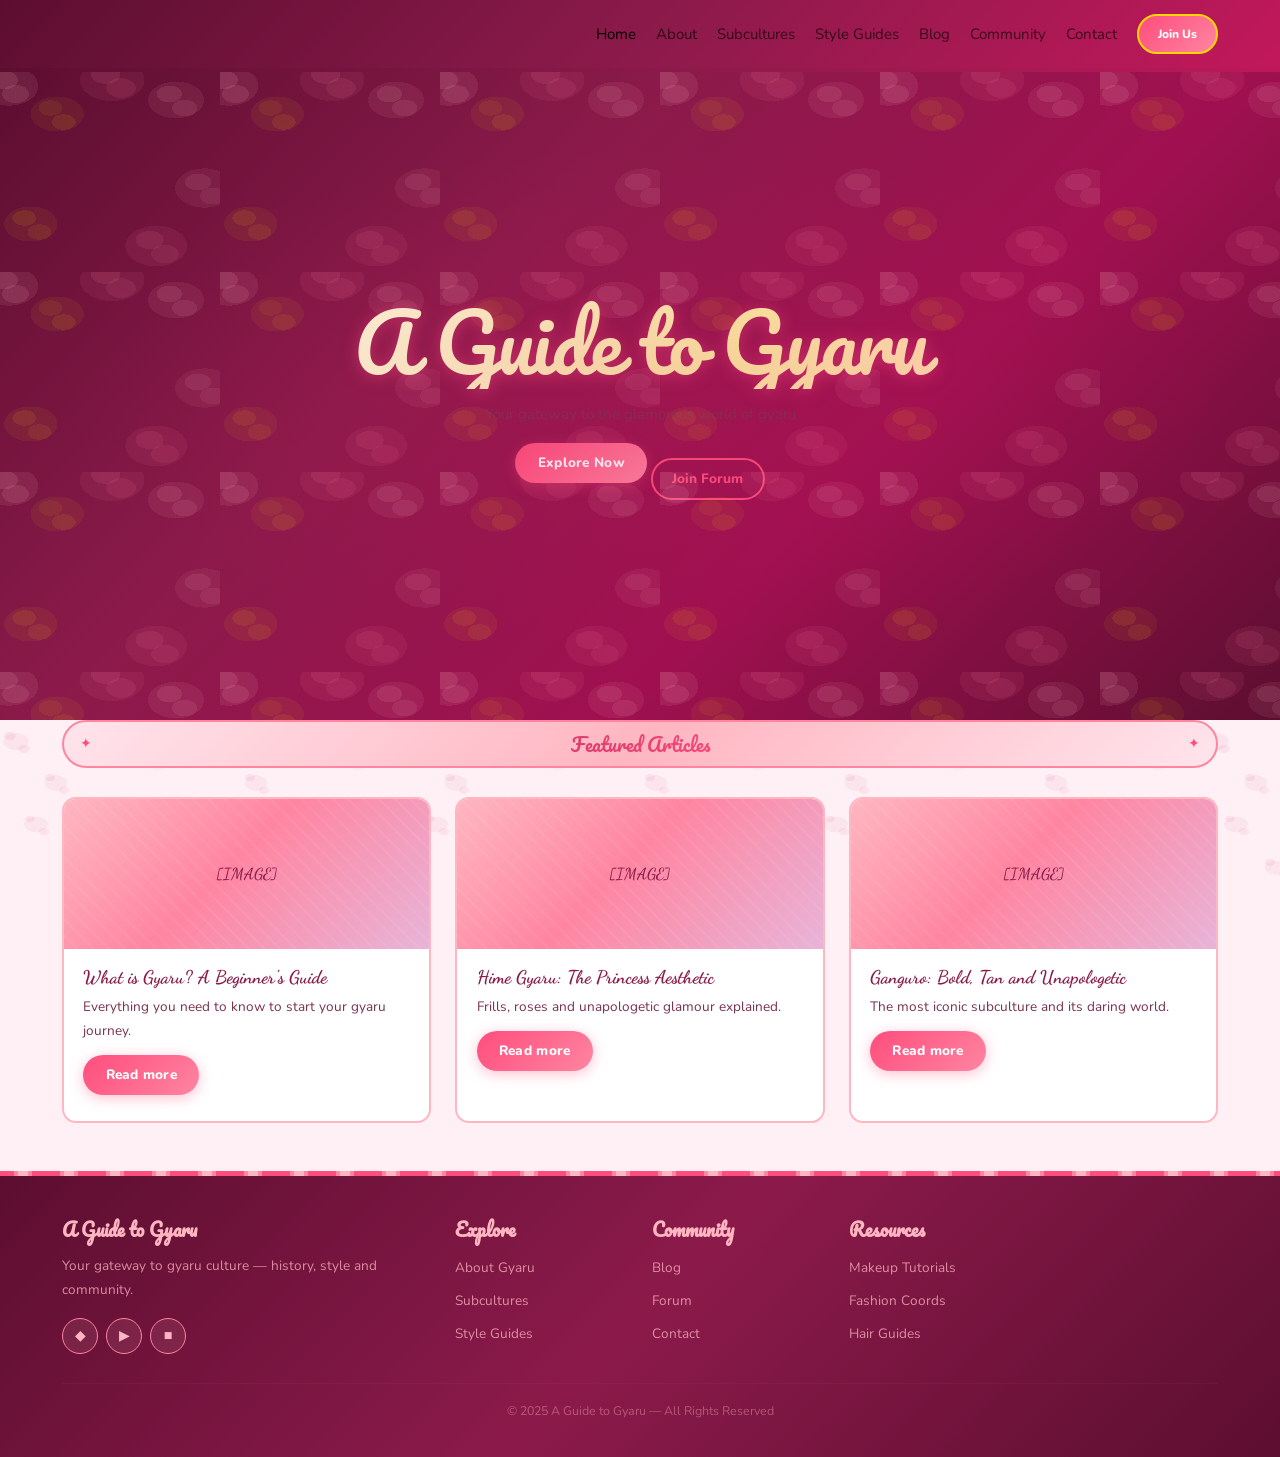
<file: index.html>
<!DOCTYPE html>
<html lang="en">
<head>
<meta charset="UTF-8">
<meta name="viewport" content="width=device-width, initial-scale=1.0">
<title>Home</title>
<link rel="stylesheet" href="https://cdn.jsdelivr.net/npm/bootstrap@5.3.2/dist/css/bootstrap.min.css">
<link rel="stylesheet" href="style.css">
</head>
<body>
 
<nav class="navbar navbar-expand-lg navbar-gyaru">
<div class="container">
<a class="navbar-brand" href="index.html">A Guide to Gyaru</a>
 
<button class="navbar-toggler" type="button"
              data-bs-toggle="collapse" data-bs-target="#gyaruNav">
<span class="navbar-toggler-icon"></span>
</button>
 
      <div class="collapse navbar-collapse" id="gyaruNav">
<ul class="navbar-nav ms-auto align-items-lg-center gap-1">
<li class="nav-item"><a class="nav-link active" href="index.html">Home</a></li>
<li class="nav-item"><a class="nav-link" href="aboutgyaru.html">About</a></li>
<li class="nav-item"><a class="nav-link" href="subcultures.html">Subcultures</a></li>
<li class="nav-item"><a class="nav-link" href="styleguides.html">Style Guides</a></li>
<li class="nav-item"><a class="nav-link" href="blog.html">Blog</a></li>
<li class="nav-item"><a class="nav-link" href="community.html">Community</a></li>
<li class="nav-item"><a class="nav-link" href="contact.html">Contact</a></li>
<li class="nav-item ms-lg-2">
<a class="nav-link btn-joinus" href="contact.html">Join Us</a>
</li>
</ul>
</div>
</div>
</nav>
 
<section class="hero-section">
<div class="container">
<h1>A Guide to Gyaru</h1>
<p>Your gateway to the glamorous world of gyaru</p>

<a href="subcultures.html" class="btn-primary-gyaru">Explore Now</a>
<a href="community.html" class="btn-secondary-gyaru">Join Forum</a>
</div>
</section>
 
<div class="container section-gap">
 
    <div class="section-header">
<h2>Featured Articles</h2>
</div>
 
    <div class="row g-4">
 
<div class="col-lg-4 col-md-6">
<div class="card-gyaru">
<div class="img-placeholder">[IMAGE]</div>
<div class="card-body">
<h3 class="card-title">What is Gyaru? A Beginner's Guide</h3>
<p class="card-text">Everything you need to know to start your gyaru journey.</p>
<a href="aboutgyaru.html" class="btn-primary-gyaru">Read more</a>
</div>
</div>
</div>
 
      
<div class="col-lg-4 col-md-6">
<div class="card-gyaru">
<div class="img-placeholder">[IMAGE]</div>
<div class="card-body">
<h3 class="card-title">Hime Gyaru: The Princess Aesthetic</h3>
<p class="card-text">Frills, roses and unapologetic glamour explained.</p>
<a href="subcultures.html" class="btn-primary-gyaru">Read more</a>
</div>
</div>
</div>
 
      
<div class="col-lg-4 col-md-6">
<div class="card-gyaru">
<div class="img-placeholder">[IMAGE]</div>
<div class="card-body">
<h3 class="card-title">Ganguro: Bold, Tan and Unapologetic</h3>
<p class="card-text">The most iconic subculture and its daring world.</p>
<a href="subcultures.html" class="btn-primary-gyaru">Read more</a>
</div>
</div>
</div>
 
    </div>
</div>
 
<footer>
<div class="container">
<div class="row g-4">
<div class="col-lg-4">
<h5>A Guide to Gyaru</h5>
<p>Your gateway to gyaru culture — history, style and community.</p>
<!-- Social media icons -->
<div class="footer-social">
<a href="#">&#9670;</a><!-- Instagram -->
<a href="#">&#9654;</a><!-- TikTok -->
<a href="#">&#9632;</a><!-- Pinterest -->
</div>
</div>
<div class="col-lg-2 col-6">
<h5>Explore</h5>
<ul>
<li><a href="about.html">About Gyaru</a></li>
<li><a href="subcultures.html">Subcultures</a></li>
<li><a href="style_guides.html">Style Guides</a></li>
</ul>
</div>
<div class="col-lg-2 col-6">
<h5>Community</h5>
<ul>
<li><a href="blog.html">Blog</a></li>
<li><a href="community.html">Forum</a></li>
<li><a href="contact.html">Contact</a></li>
</ul>
</div>
<div class="col-lg-4">
<h5>Resources</h5>
<ul>
<li><a href="style_guides.html">Makeup Tutorials</a></li>
<li><a href="style_guides.html">Fashion Coords</a></li>
<li><a href="style_guides.html">Hair Guides</a></li>
</ul>
</div>
</div>
<hr class="footer-divider">
<p class="footer-copy">© 2025 A Guide to Gyaru — All Rights Reserved</p>
</div>
</footer>
 
  <script src="https://cdn.jsdelivr.net/npm/bootstrap@5.3.2/dist/js/bootstrap.bundle.min.js"></script>
</body>
</html>
</file>
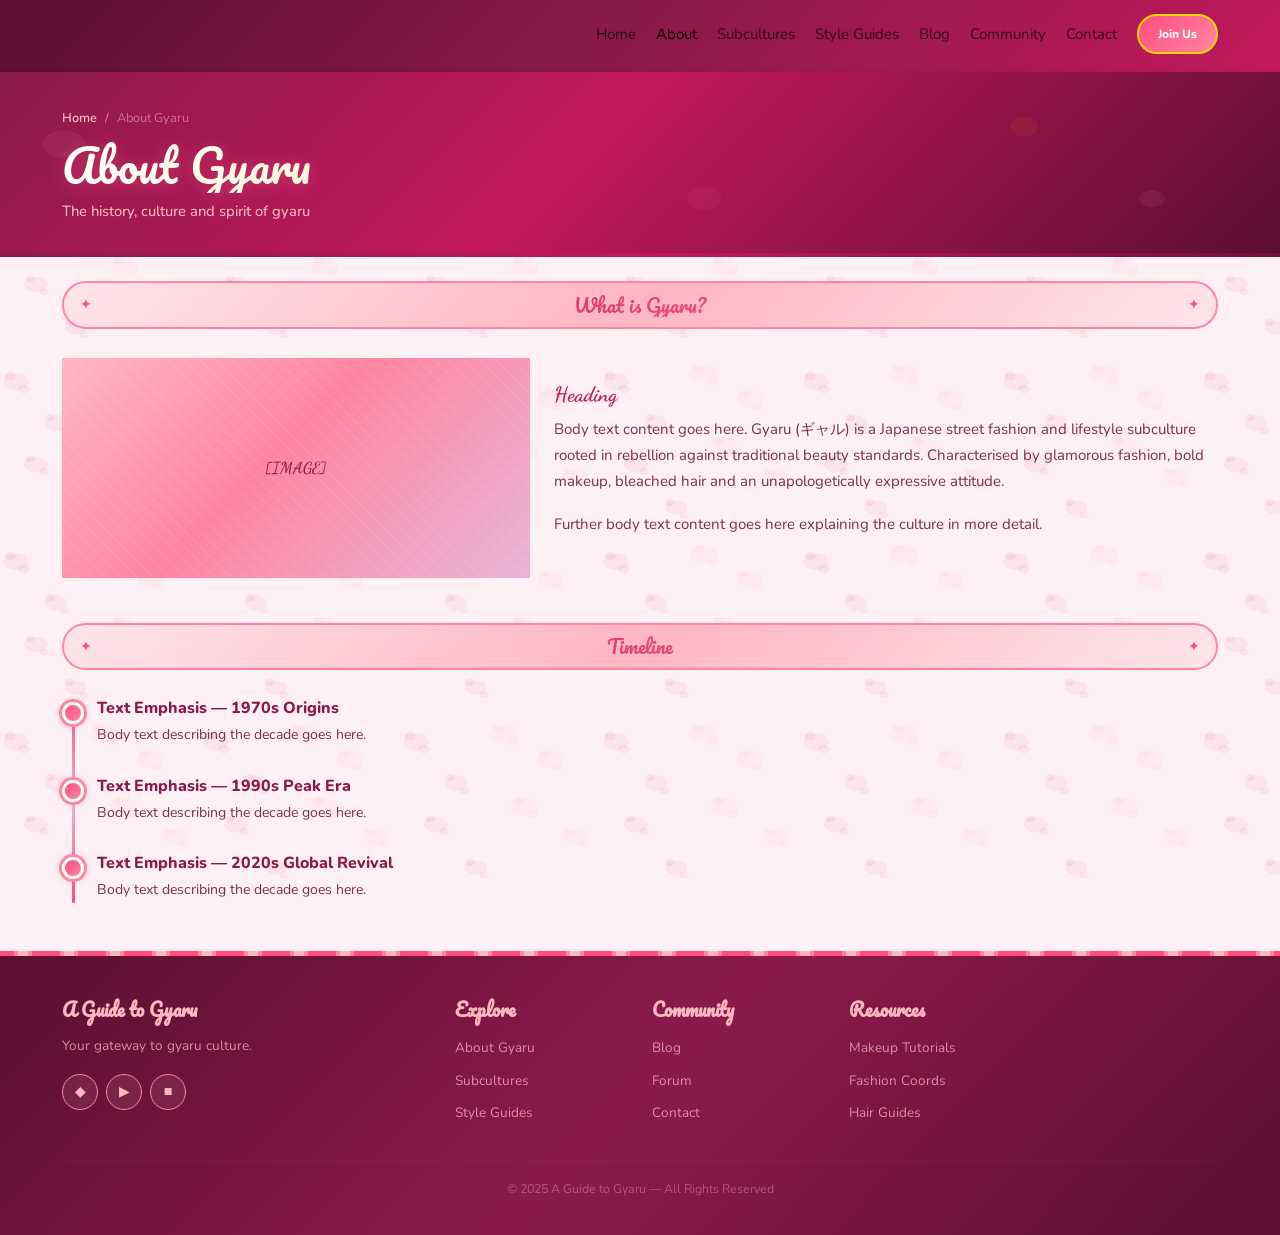
<file: aboutgyaru.html>
<!DOCTYPE html>
<html lang="en">
<head>
<meta charset="UTF-8">
<meta name="viewport" content="width=device-width, initial-scale=1.0">
<title>About Gyaru</title>
<link rel="stylesheet" href="https://cdn.jsdelivr.net/npm/bootstrap@5.3.2/dist/css/bootstrap.min.css">
<link rel="stylesheet" href="style.css">
</head>
<body>
 
<nav class="navbar navbar-expand-lg navbar-gyaru">
<div class="container">
<a class="navbar-brand" href="index.html">A Guide to Gyaru</a>
<button class="navbar-toggler" type="button"
              data-bs-toggle="collapse" data-bs-target="#gyaruNav">
<span class="navbar-toggler-icon"></span>
</button>
<div class="collapse navbar-collapse" id="gyaruNav">
<ul class="navbar-nav ms-auto align-items-lg-center gap-1">
<li class="nav-item"><a class="nav-link" href="index.html">Home</a></li>
<li class="nav-item"><a class="nav-link active" href="aboutgyaru.html">About</a></li>
<li class="nav-item"><a class="nav-link" href="subcultures.html">Subcultures</a></li>
<li class="nav-item"><a class="nav-link" href="styleguides.html">Style Guides</a></li>
<li class="nav-item"><a class="nav-link" href="blog.html">Blog</a></li>
<li class="nav-item"><a class="nav-link" href="community.html">Community</a></li>
<li class="nav-item"><a class="nav-link" href="contact.html">Contact</a></li>
<li class="nav-item ms-lg-2">
<a class="nav-link btn-joinus" href="contact.html">Join Us</a>
</li>
</ul>
</div>
</div>
</nav>
 
<div class="page-banner">
<div class="container">
<!-- Breadcrumb trail so user can always navigate back -->
<nav aria-label="breadcrumb">
<ol class="breadcrumb">
<li class="breadcrumb-item"><a href="index.html">Home</a></li>
<li class="breadcrumb-item active">About Gyaru</li>
</ol>
</nav>
<h1>About Gyaru</h1>
<p>The history, culture and spirit of gyaru</p>
</div>
</div>
 
<div class="container mt-4">
 
    
<div class="section-gap">
<div class="section-header"><h2>What is Gyaru?</h2></div>
 
    
<div class="row g-4 align-items-center">
<div class="col-md-5">
<div class="img-placeholder" style="height:220px;">[IMAGE]</div>
</div>
<div class="col-md-7">
<h3>Heading</h3>
<p>Body text content goes here. Gyaru (ギャル) is a Japanese street fashion and
             lifestyle subculture rooted in rebellion against traditional beauty standards.
             Characterised by glamorous fashion, bold makeup, bleached hair and an
             unapologetically expressive attitude.</p>
<p>Further body text content goes here explaining the culture in more detail.</p>
</div>
</div>
</div>
 
<div class="section-gap">
<div class="section-header"><h2>Timeline</h2></div>
 
      
<div class="timeline mt-3">
 
        <div class="timeline-item">
<div class="timeline-dot"></div>
<h4>Text Emphasis — 1970s Origins</h4>
<p>Body text describing the decade goes here.</p>
</div>
 
        <div class="timeline-item">
<div class="timeline-dot"></div>
<h4>Text Emphasis — 1990s Peak Era</h4>
<p>Body text describing the decade goes here.</p>
</div>
 
        <div class="timeline-item">
<div class="timeline-dot"></div>
<h4>Text Emphasis — 2020s Global Revival</h4>
<p>Body text describing the decade goes here.</p>
</div>
 
      </div>
</div>
 
  </div>
 
<footer>
<div class="container">
<div class="row g-4">
<div class="col-lg-4">
<h5>A Guide to Gyaru</h5>
<p>Your gateway to gyaru culture.</p>
<div class="footer-social">
<a href="#">&#9670;</a>
<a href="#">&#9654;</a>
<a href="#">&#9632;</a>
</div>
</div>
<div class="col-lg-2 col-6">
<h5>Explore</h5>
<ul>
<li><a href="about.html">About Gyaru</a></li>
<li><a href="subcultures.html">Subcultures</a></li>
<li><a href="style_guides.html">Style Guides</a></li>
</ul>
</div>
<div class="col-lg-2 col-6">
<h5>Community</h5>
<ul>
<li><a href="blog.html">Blog</a></li>
<li><a href="community.html">Forum</a></li>
<li><a href="contact.html">Contact</a></li>
</ul>
</div>
<div class="col-lg-4">
<h5>Resources</h5>
<ul>
<li><a href="style_guides.html">Makeup Tutorials</a></li>
<li><a href="style_guides.html">Fashion Coords</a></li>
<li><a href="style_guides.html">Hair Guides</a></li>
</ul>
</div>
</div>
<hr class="footer-divider">
<p class="footer-copy">© 2025 A Guide to Gyaru — All Rights Reserved</p>
</div>
</footer>
 
  <script src="https://cdn.jsdelivr.net/npm/bootstrap@5.3.2/dist/js/bootstrap.bundle.min.js"></script>
</body>
</html>
</file>
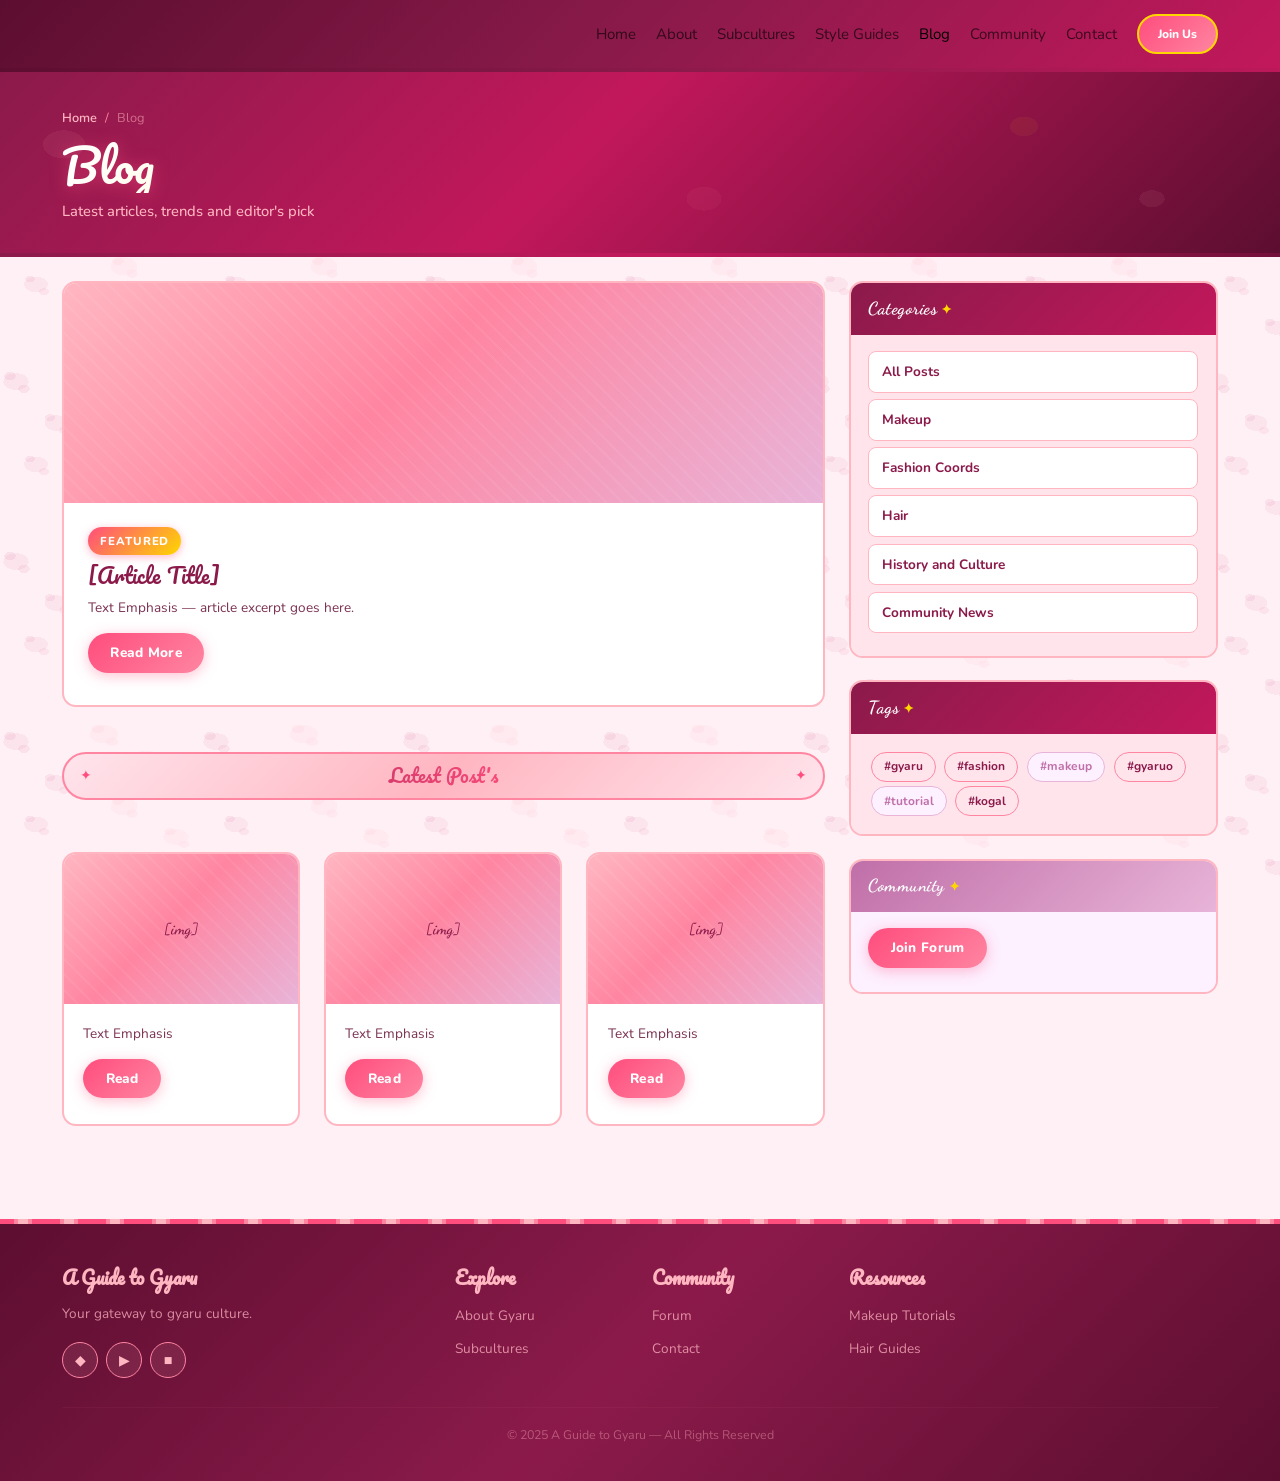
<file: blog.html>
<!DOCTYPE html>
<html lang="en">
<head>
<meta charset="UTF-8">
<meta name="viewport" content="width=device-width, initial-scale=1.0">
<title>Blog</title>
<link rel="stylesheet" href="https://cdn.jsdelivr.net/npm/bootstrap@5.3.2/dist/css/bootstrap.min.css">
<link rel="stylesheet" href="style.css">
</head>
<body>
 
<nav class="navbar navbar-expand-lg navbar-gyaru">
<div class="container">
<a class="navbar-brand" href="index.html">A Guide to Gyaru</a>
<button class="navbar-toggler" type="button"

              data-bs-toggle="collapse" data-bs-target="#gyaruNav">
<span class="navbar-toggler-icon"></span>
</button>
<div class="collapse navbar-collapse" id="gyaruNav">
<ul class="navbar-nav ms-auto align-items-lg-center gap-1">
<li class="nav-item"><a class="nav-link" href="index.html">Home</a></li>
<li class="nav-item"><a class="nav-link" href="aboutgyaru.html">About</a></li>
<li class="nav-item"><a class="nav-link" href="subcultures.html">Subcultures</a></li>
<li class="nav-item"><a class="nav-link" href="styleguides.html">Style Guides</a></li>
<li class="nav-item"><a class="nav-link active" href="blog.html">Blog</a></li>
<li class="nav-item"><a class="nav-link" href="community.html">Community</a></li>
<li class="nav-item"><a class="nav-link" href="contact.html">Contact</a></li>
<li class="nav-item ms-lg-2">
<a class="nav-link btn-joinus" href="contact.html">Join Us</a>
</li>
</ul>
</div>
</div>
</nav>
 

<div class="page-banner">
<div class="container">
<nav aria-label="breadcrumb">
<ol class="breadcrumb">
<li class="breadcrumb-item"><a href="index.html">Home</a></li>
<li class="breadcrumb-item active">Blog</li>
</ol>
</nav>
<h1>Blog</h1>
<p>Latest articles, trends and editor's pick</p>
</div>
</div>
 
  
<div class="container mt-4">
<div class="row g-4">
 
      
<div class="col-lg-8">
 
        
<div class="section-gap">
<div class="card-gyaru">
<div class="img-placeholder" style="height:220px;">

              
</div>
<div class="card-body p-4">
<span class="badge-featured">Featured</span>
<h2 style="font-size:1.3rem; margin-top:0.5rem;">[Article Title]</h2>
<p class="card-text">Text Emphasis — article excerpt goes here.</p>
<a href="#" class="btn-primary-gyaru">Read More</a>
</div>
</div>
</div>
 
    
<div class="section-gap">
<div class="section-header"><h2>Latest Post's</h2></div>
<div class="row g-4 mt-1">
 
            <div class="col-md-4">
<div class="card-gyaru">
<div class="img-placeholder">[img]</div>
<div class="card-body">
<p class="card-text">Text Emphasis</p>
<a href="#" class="btn-primary-gyaru">Read</a>
</div>
</div>
</div>
 
            <div class="col-md-4">
<div class="card-gyaru">
<div class="img-placeholder">[img]</div>
<div class="card-body">
<p class="card-text">Text Emphasis</p>
<a href="#" class="btn-primary-gyaru">Read</a>
</div>
</div>
</div>
 
            <div class="col-md-4">
<div class="card-gyaru">
<div class="img-placeholder">[img]</div>
<div class="card-body">
<p class="card-text">Text Emphasis</p>
<a href="#" class="btn-primary-gyaru">Read</a>
</div>
</div>
</div>
 
          </div>
</div>
 
      </div>
 
    
<div class="col-lg-4">
 
        
<div class="sidebar-widget cream">
<div class="widget-header">Categories</div>
<div class="widget-body">
<a href="#" class="widget-link">All Posts</a>
<a href="#" class="widget-link">Makeup</a>
<a href="#" class="widget-link">Fashion Coords</a>
<a href="#" class="widget-link">Hair</a>
<a href="#" class="widget-link">History and Culture</a>
<a href="#" class="widget-link">Community News</a>
</div>
</div>
 
    
<div class="sidebar-widget cream">
<div class="widget-header">Tags</div>
<div class="widget-body">
<span class="tag-pink">#gyaru</span>
<span class="tag-pink">#fashion</span>
<span class="tag-lilac">#makeup</span>
<span class="tag-pink">#gyaruo</span>
<span class="tag-lilac">#tutorial</span>
<span class="tag-pink">#kogal</span>
</div>
</div>
 
        
<div class="sidebar-widget lilac">
<div class="widget-header">Community</div>
<div class="widget-body">
<a href="community.html" class="btn-primary-gyaru">Join Forum</a>
</div>
</div>
 
      </div>
 
    </div>
</div>
 
<footer>
<div class="container">
<div class="row g-4">
<div class="col-lg-4">
<h5>A Guide to Gyaru</h5>
<p>Your gateway to gyaru culture.</p>
<div class="footer-social">
<a href="#">&#9670;</a>
<a href="#">&#9654;</a>
<a href="#">&#9632;</a>
</div>
</div>
<div class="col-lg-2 col-6">
<h5>Explore</h5>
<ul>
<li><a href="about.html">About Gyaru</a></li>
<li><a href="subcultures.html">Subcultures</a></li>
</ul>
</div>
<div class="col-lg-2 col-6">
<h5>Community</h5>
<ul>
<li><a href="community.html">Forum</a></li>
<li><a href="contact.html">Contact</a></li>
</ul>
</div>
<div class="col-lg-4">
<h5>Resources</h5>
<ul>
<li><a href="style_guides.html">Makeup Tutorials</a></li>
<li><a href="style_guides.html">Hair Guides</a></li>
</ul>
</div>
</div>
<hr class="footer-divider">
<p class="footer-copy">© 2025 A Guide to Gyaru — All Rights Reserved</p>
</div>
</footer>
 
  <script src="https://cdn.jsdelivr.net/npm/bootstrap@5.3.2/dist/js/bootstrap.bundle.min.js"></script>
</body>
</html>
</file>
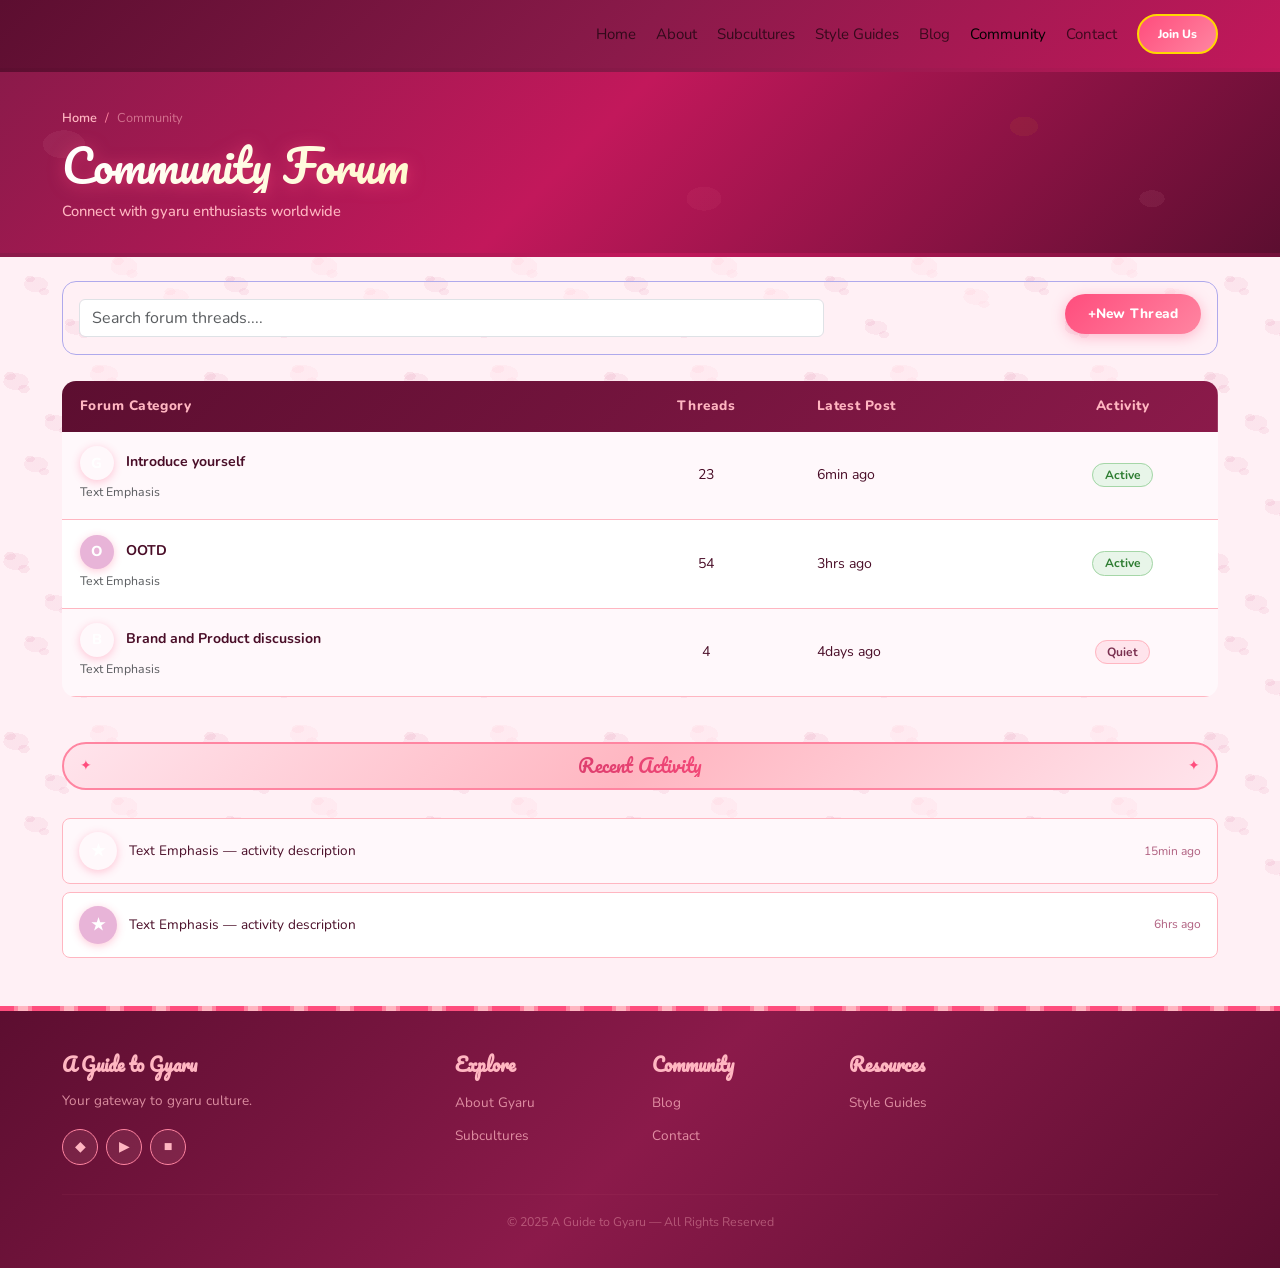
<file: community.html>
<!DOCTYPE html>
<html lang="en">
<head>
<meta charset="UTF-8">
<meta name="viewport" content="width=device-width, initial-scale=1.0">
<title>Community</title>
<link rel="stylesheet" href="https://cdn.jsdelivr.net/npm/bootstrap@5.3.2/dist/css/bootstrap.min.css">
<link rel="stylesheet" href="style.css">
</head>
<body>
 
  
<nav class="navbar navbar-expand-lg navbar-gyaru">
<div class="container">
<a class="navbar-brand" href="index.html">A Guide to Gyaru</a>
<button class="navbar-toggler" type="button"

              data-bs-toggle="collapse" data-bs-target="#gyaruNav">
<span class="navbar-toggler-icon"></span>
</button>
<div class="collapse navbar-collapse" id="gyaruNav">
<ul class="navbar-nav ms-auto align-items-lg-center gap-1">
<li class="nav-item"><a class="nav-link" href="index.html">Home</a></li>
<li class="nav-item"><a class="nav-link" href="aboutgyaru.html">About</a></li>
<li class="nav-item"><a class="nav-link" href="subcultures.html">Subcultures</a></li>
<li class="nav-item"><a class="nav-link" href="styleguides.html">Style Guides</a></li>
<li class="nav-item"><a class="nav-link" href="blog.html">Blog</a></li>
<li class="nav-item"><a class="nav-link active" href="community.html">Community</a></li>
<li class="nav-item"><a class="nav-link" href="contact.html">Contact</a></li>
<li class="nav-item ms-lg-2">
<a class="nav-link btn-joinus" href="contact.html">Join Us</a>
</li>
</ul>
</div>
</div>
</nav>
 
  
<div class="page-banner">
<div class="container">
<nav aria-label="breadcrumb">
<ol class="breadcrumb">
<li class="breadcrumb-item"><a href="index.html">Home</a></li>
<li class="breadcrumb-item active">Community</li>
</ol>
</nav>
<h1>Community Forum</h1>
<p>Connect with gyaru enthusiasts worldwide</p>
</div>
</div>
 
<div class="container mt-4">
 
    
<div class="section-gap-sm">
<div style="background:var(--lilac-pale); border:1px solid #AFA9EC;

                  border-radius:var(--radius); padding:0.75rem 1rem;">
<div class="row g-2 align-items-center">
<div class="col-8">
<input type="text" class="form-control"

                   placeholder="Search forum threads....">
</div>
<div class="col-4 text-end">
<a href="contact.html" class="btn-primary-gyaru">+New Thread</a>
</div>
</div>
</div>
</div>
 
    
<div class="section-gap">
<div style="border-radius:var(--radius); overflow:hidden;

                  box-shadow:var(--shadow-sm);">
<table class="forum-table w-100">
<thead>
<tr>
<th>Forum Category</th>
<th class="text-center">Threads</th>
<th>Latest Post</th>
<th class="text-center">Activity</th>
</tr>
</thead>
<tbody>
 
            
<tr>
<td>
<span class="forum-cat-icon" style="background:var(--pink-hot);">G</span>
<strong>Introduce yourself</strong><br>
<small class="text-muted">Text Emphasis</small>
</td>
<td class="text-center">23</td>
<td>6min ago</td>
<td class="text-center"><span class="badge-active">Active</span></td>
</tr>
 
        
<tr>
<td>
<span class="forum-cat-icon" style="background:var(--lilac);">O</span>
<strong>OOTD</strong><br>
<small class="text-muted">Text Emphasis</small>
</td>
<td class="text-center">54</td>
<td>3hrs ago</td>
<td class="text-center"><span class="badge-active">Active</span></td>
</tr>
 
<tr>
<td>
<span class="forum-cat-icon" style="background:var(--plum-light);">B</span>
<strong>Brand and Product discussion</strong><br>
<small class="text-muted">Text Emphasis</small>
</td>
<td class="text-center">4</td>
<td>4days ago</td>
<td class="text-center"><span class="badge-quiet">Quiet</span></td>
</tr>
 
          </tbody>
</table>
</div>
</div>
 
<div class="section-gap">
<div class="section-header"><h2>Recent Activity</h2></div>
<div class="mt-3">
 
        
<div class="activity-item">
<div class="activity-avatar" style="background:var(--pink-hot);">&#9733;</div>
<div class="activity-text">Text Emphasis — activity description</div>
<span class="activity-time">15min ago</span>
</div>
 
        
<div class="activity-item">
<div class="activity-avatar" style="background:var(--lilac);">&#9733;</div>
<div class="activity-text">Text Emphasis — activity description</div>
<span class="activity-time">6hrs ago</span>
</div>
 
      </div>
</div>
 
  </div>
 

<footer>
<div class="container">
<div class="row g-4">
<div class="col-lg-4">
<h5>A Guide to Gyaru</h5>
<p>Your gateway to gyaru culture.</p>
<div class="footer-social">
<a href="#">&#9670;</a>
<a href="#">&#9654;</a>
<a href="#">&#9632;</a>
</div>
</div>
<div class="col-lg-2 col-6">
<h5>Explore</h5>
<ul>
<li><a href="about.html">About Gyaru</a></li>
<li><a href="subcultures.html">Subcultures</a></li>
</ul>
</div>
<div class="col-lg-2 col-6">
<h5>Community</h5>
<ul>
<li><a href="blog.html">Blog</a></li>
<li><a href="contact.html">Contact</a></li>
</ul>
</div>
<div class="col-lg-4">
<h5>Resources</h5>
<ul>
<li><a href="style_guides.html">Style Guides</a></li>
</ul>
</div>
</div>
<hr class="footer-divider">
<p class="footer-copy">© 2025 A Guide to Gyaru — All Rights Reserved</p>
</div>
</footer>
 
  <script src="https://cdn.jsdelivr.net/npm/bootstrap@5.3.2/dist/js/bootstrap.bundle.min.js"></script>
</body>
</html>
</file>
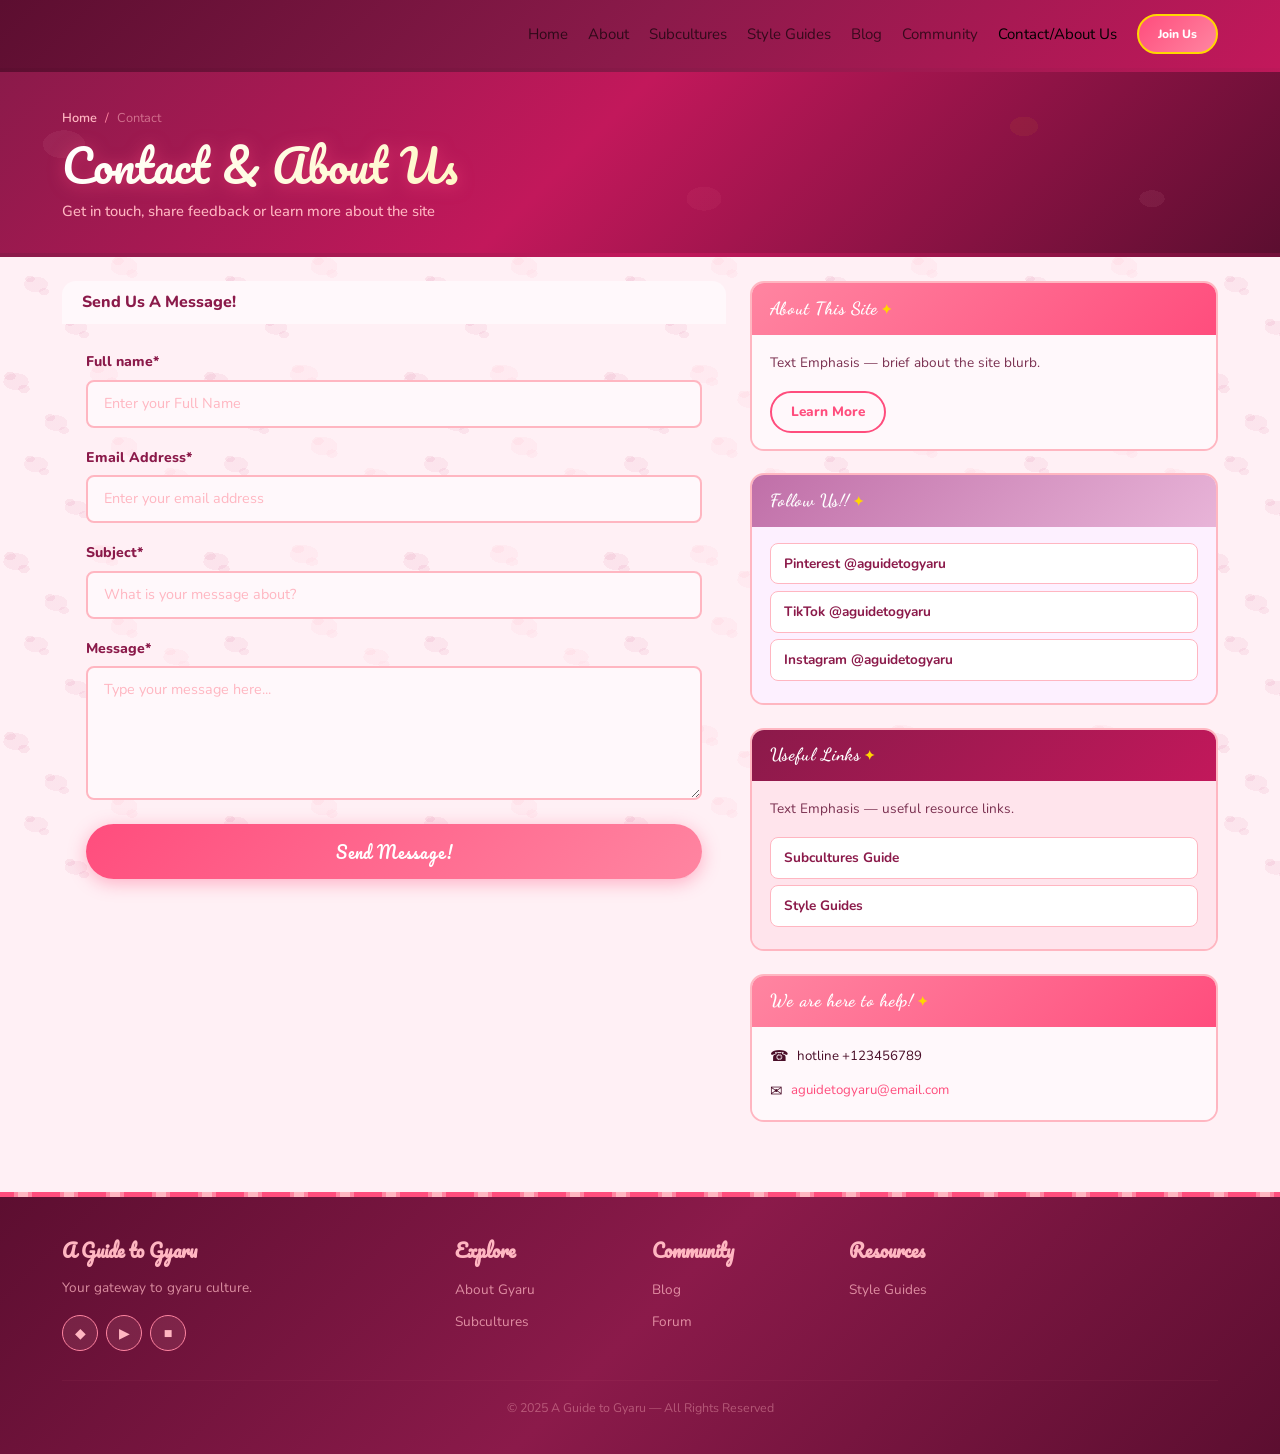
<file: contact.html>
<!DOCTYPE html>
<html lang="en">
<head>
<meta charset="UTF-8">
<meta name="viewport" content="width=device-width, initial-scale=1.0">
<title>Contact/About Us</title>
<link rel="stylesheet" href="https://cdn.jsdelivr.net/npm/bootstrap@5.3.2/dist/css/bootstrap.min.css">
<link rel="stylesheet" href="style.css">
</head>

<body>
<nav class="navbar navbar-expand-lg navbar-gyaru">
<div class="container">
<a class="navbar-brand" href="index.html">A Guide to Gyaru</a>
<button class="navbar-toggler" type="button"

              data-bs-toggle="collapse" data-bs-target="#gyaruNav">
<span class="navbar-toggler-icon"></span>
</button>
<div class="collapse navbar-collapse" id="gyaruNav">
<ul class="navbar-nav ms-auto align-items-lg-center gap-1">
<li class="nav-item"><a class="nav-link" href="index.html">Home</a></li>
<li class="nav-item"><a class="nav-link" href="aboutgyaru.html">About</a></li>
<li class="nav-item"><a class="nav-link" href="subcultures.html">Subcultures</a></li>
<li class="nav-item"><a class="nav-link" href="styleguides.html">Style Guides</a></li>
<li class="nav-item"><a class="nav-link" href="blog.html">Blog</a></li>
<li class="nav-item"><a class="nav-link" href="community.html">Community</a></li>
<li class="nav-item"><a class="nav-link active" href="contact.html">Contact/About Us</a></li>
<li class="nav-item ms-lg-2">
<a class="nav-link btn-joinus" href="contact.html">Join Us</a>
</li>
</ul>
</div>
</div>
</nav>
 

<div class="page-banner">
<div class="container">
<nav aria-label="breadcrumb">
<ol class="breadcrumb">
<li class="breadcrumb-item"><a href="index.html">Home</a></li>
<li class="breadcrumb-item active">Contact</li>
</ol>
</nav>
<h1>Contact &amp; About Us</h1>
<p>Get in touch, share feedback or learn more about the site</p>
</div>
</div>
 
<div class="container mt-4">
<div class="row g-4">
 
<div class="col-lg-7">
<div style="border:1px solid var(--cream-dark);

                    border-radius:var(--radius); overflow:hidden;">
 
          
<div style="background:var(--cream); padding:0.75rem 1.25rem;

                      border-bottom:1px solid var(--cream-dark);">
<h2 style="font-size:1rem; margin:0; font-family:'Nunito',sans-serif;

                       font-weight:800;">Send Us A Message!</h2>
</div>
 
          
<div class="p-4">
<form class="form-gyaru" id="contactForm" novalidate>
 
              <div class="mb-3">
<label for="fullname" class="form-label">Full name*</label>
<input type="text" class="form-control" id="fullname"

                       placeholder="Enter your Full Name"

                       required minlength="2">
<div class="invalid-feedback">Please enter your full name.</div>
</div>
 
              <div class="mb-3">
<label for="email" class="form-label">Email Address*</label>
<input type="email" class="form-control" id="email"

                       placeholder="Enter your email address" required>
<div class="invalid-feedback">Please enter a valid email.</div>
</div>
 
              <div class="mb-3">
<label for="subject" class="form-label">Subject*</label>
<input type="text" class="form-control" id="subject"

                       placeholder="What is your message about?" required>
<div class="invalid-feedback">Please enter a subject.</div>
</div>
 
              <div class="mb-4">
<label for="message" class="form-label">Message*</label>
<textarea class="form-control" id="message" rows="5"

                          placeholder="Type your message here..."

                          required minlength="10"></textarea>
<div class="invalid-feedback">Please enter a message.</div>
</div>
 
<button type="submit" class="btn-submit">Send Message!</button>
 
<div id="successMsg"

                   style="display:none; margin-top:1rem; padding:0.9rem;

                          background:var(--lilac-pale); border:1px solid #AFA9EC;

                          border-radius:var(--radius-sm); text-align:center;

                          color:var(--plum); font-weight:600;">

                ✦ Thank you! Your message has been sent.
</div>
 
            </form>
</div>
</div>
</div>
 
<div class="col-lg-5">
 
<div class="sidebar-widget">
<div class="widget-header">About This Site</div>
<div class="widget-body">
<p style="font-size:0.85rem;">Text Emphasis — brief about the site blurb.</p>
<a href="about.html" class="btn-secondary-gyaru">Learn More</a>
</div>
</div>
 
<div class="sidebar-widget lilac">
<div class="widget-header">Follow Us!!</div>
<div class="widget-body">
<a href="#" class="widget-link">Pinterest @aguidetogyaru</a>
<a href="#" class="widget-link">TikTok @aguidetogyaru</a>
<a href="#" class="widget-link">Instagram @aguidetogyaru</a>
</div>
</div>
 
<div class="sidebar-widget cream">
<div class="widget-header">Useful Links</div>
<div class="widget-body">
<p style="font-size:0.85rem;">Text Emphasis — useful resource links.</p>
<a href="subcultures.html" class="widget-link">Subcultures Guide</a>
<a href="style_guides.html" class="widget-link">Style Guides</a>
</div>
</div>
 
<div class="sidebar-widget">
<div class="widget-header">We are here to help!</div>
<div class="widget-body">
<div class="d-flex align-items-center gap-2 mb-2">
<span>&#9742;</span>
<span style="font-size:0.83rem;">hotline +123456789</span>
</div>
<div class="d-flex align-items-center gap-2">
<span>&#9993;</span>
<a href="mailto:aguidetogyaru@email.com"

                 style="font-size:0.83rem;">aguidetogyaru@email.com</a>
</div>
</div>
</div>
 
      </div>
 
    </div>
</div>
 
<footer>
<div class="container">
<div class="row g-4">
<div class="col-lg-4">
<h5>A Guide to Gyaru</h5>
<p>Your gateway to gyaru culture.</p>
<div class="footer-social">
<a href="#">&#9670;</a>
<a href="#">&#9654;</a>
<a href="#">&#9632;</a>
</div>
</div>
<div class="col-lg-2 col-6">
<h5>Explore</h5>
<ul>
<li><a href="about.html">About Gyaru</a></li>
<li><a href="subcultures.html">Subcultures</a></li>
</ul>
</div>
<div class="col-lg-2 col-6">
<h5>Community</h5>
<ul>
<li><a href="blog.html">Blog</a></li>
<li><a href="community.html">Forum</a></li>
</ul>
</div>
<div class="col-lg-4">
<h5>Resources</h5>
<ul>
<li><a href="style_guides.html">Style Guides</a></li>
</ul>
</div>
</div>
<hr class="footer-divider">
<p class="footer-copy">© 2025 A Guide to Gyaru — All Rights Reserved</p>
</div>
</footer>
 
  <script src="https://cdn.jsdelivr.net/npm/bootstrap@5.3.2/dist/js/bootstrap.bundle.min.js"></script>
<script>

    // HTML5 form validation

    document.getElementById('contactForm').addEventListener('submit', function(e) {

      e.preventDefault();

      if (!this.checkValidity()) {

        this.classList.add('was-validated');

      } else {

        document.getElementById('successMsg').style.display = 'block';

        this.reset();

        this.classList.remove('was-validated');

      }

    });
</script>
 
</body>
</html>
</file>
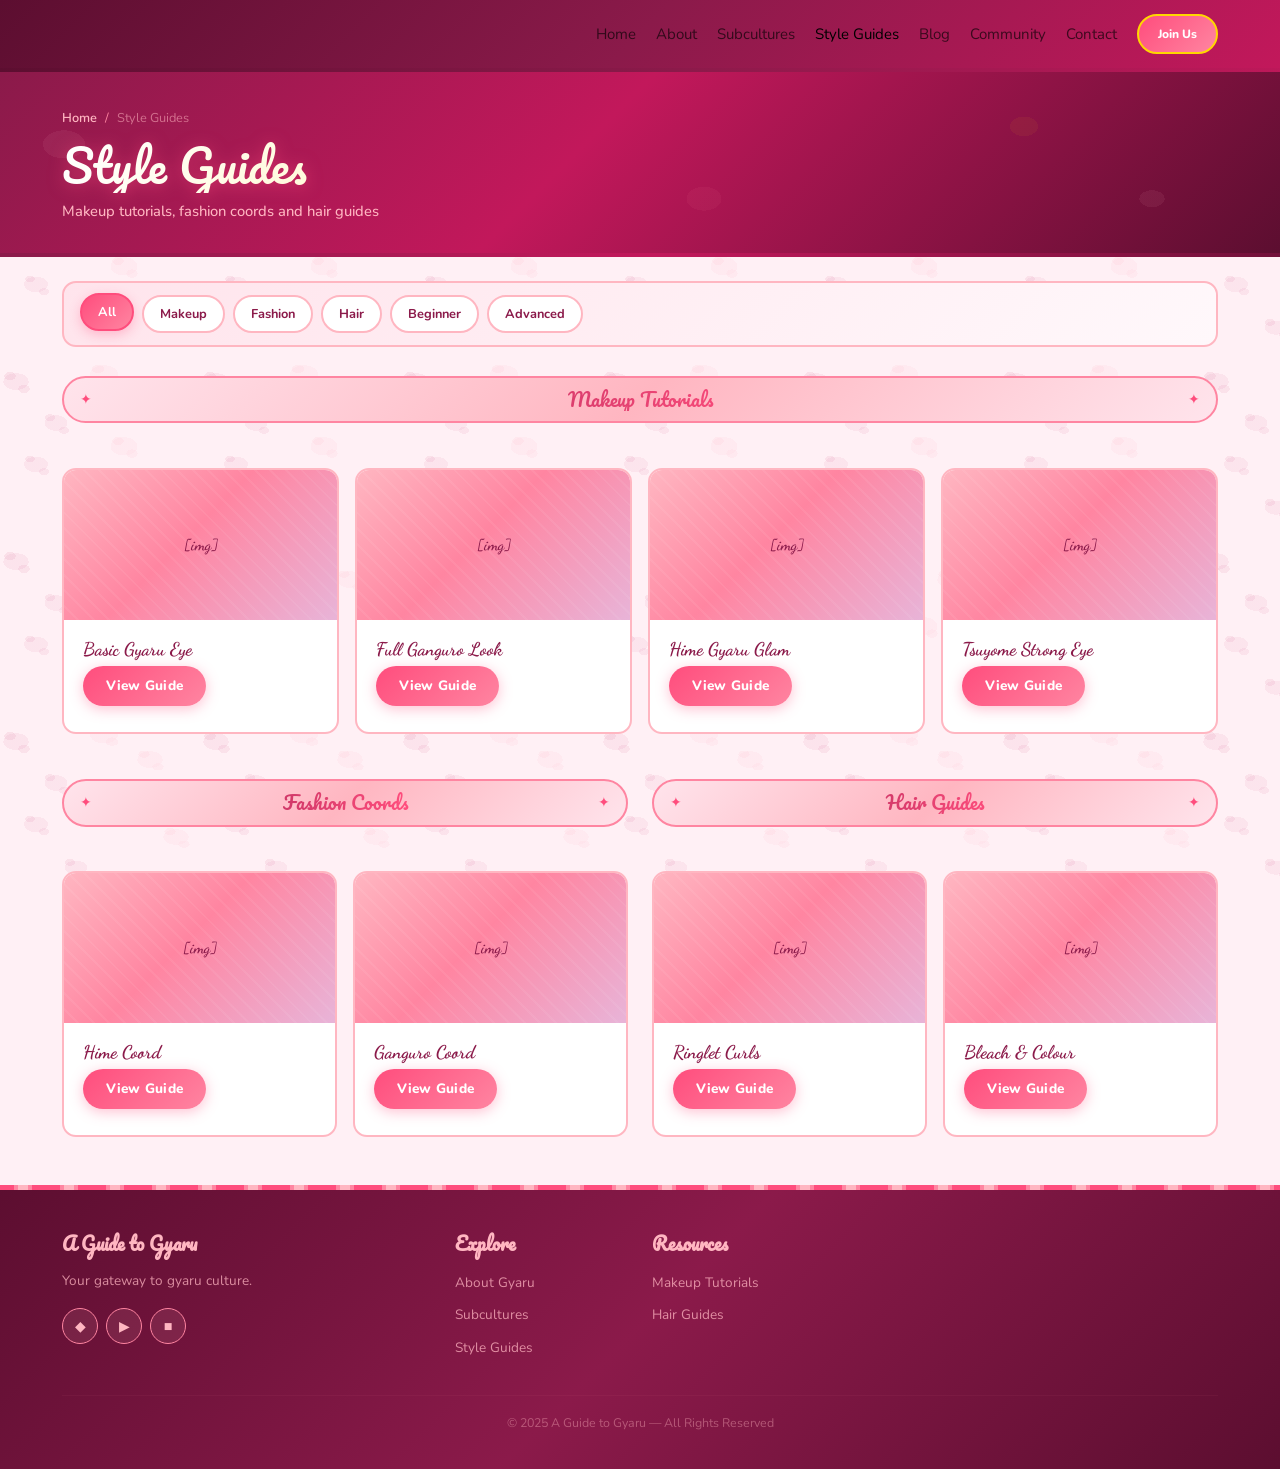
<file: styleguides.html>
<!DOCTYPE html>
<html lang="en">
<head>
<meta charset="UTF-8">
<meta name="viewport" content="width=device-width, initial-scale=1.0">
<title>Style Guides</title>
<link rel="stylesheet" href="https://cdn.jsdelivr.net/npm/bootstrap@5.3.2/dist/css/bootstrap.min.css">
<link rel="stylesheet" href="style.css">
</head>
<body>
 
<nav class="navbar navbar-expand-lg navbar-gyaru">
<div class="container">
<a class="navbar-brand" href="index.html">A Guide to Gyaru</a>
<button class="navbar-toggler" type="button"
              data-bs-toggle="collapse" data-bs-target="#gyaruNav">
<span class="navbar-toggler-icon"></span>
</button>
<div class="collapse navbar-collapse" id="gyaruNav">
<ul class="navbar-nav ms-auto align-items-lg-center gap-1">
<li class="nav-item"><a class="nav-link" href="index.html">Home</a></li>
<li class="nav-item"><a class="nav-link" href="aboutgyaru.html">About</a></li>
<li class="nav-item"><a class="nav-link" href="subcultures.html">Subcultures</a></li>
<li class="nav-item"><a class="nav-link active" href="styleguides.html">Style Guides</a></li>
<li class="nav-item"><a class="nav-link" href="blog.html">Blog</a></li>
<li class="nav-item"><a class="nav-link" href="community.html">Community</a></li>
<li class="nav-item"><a class="nav-link" href="contact.html">Contact</a></li>
<li class="nav-item ms-lg-2">
<a class="nav-link btn-joinus" href="contact.html">Join Us</a>
</li>
</ul>
</div>
</div>
</nav>
 
<div class="page-banner">
<div class="container">
<nav aria-label="breadcrumb">
<ol class="breadcrumb">
<li class="breadcrumb-item"><a href="index.html">Home</a></li>
<li class="breadcrumb-item active">Style Guides</li>
</ol>
</nav>
<h1>Style Guides</h1>
<p>Makeup tutorials, fashion coords and hair guides</p>
</div>
</div>
 
<div class="container mt-4">

<div class="filter-bar">
<button class="filter-btn active"
              onclick="filterGuides('all', this)">All</button>
<button class="filter-btn"
              onclick="filterGuides('makeup', this)">Makeup</button>
<button class="filter-btn"
              onclick="filterGuides('fashion', this)">Fashion</button>
<button class="filter-btn"
              onclick="filterGuides('hair', this)">Hair</button>
<button class="filter-btn"
              onclick="filterGuides('beginner', this)">Beginner</button>
<button class="filter-btn"
              onclick="filterGuides('advanced', this)">Advanced</button>
</div>
 
<div class="section-gap">
<div class="section-header"><h2>Makeup Tutorials</h2></div>
<div class="row g-3 mt-1">
 
        <div class="col-lg-3 col-md-6 guide-card makeup beginner">
<div class="card-gyaru">
<div class="img-placeholder">[img]</div>
<div class="card-body">
<h3 class="card-title">Basic Gyaru Eye</h3>
<a href="#" class="btn-primary-gyaru">View Guide</a>
</div>
</div>
</div>
 
        <div class="col-lg-3 col-md-6 guide-card makeup advanced">
<div class="card-gyaru">
<div class="img-placeholder">[img]</div>
<div class="card-body">
<h3 class="card-title">Full Ganguro Look</h3>
<a href="#" class="btn-primary-gyaru">View Guide</a>
</div>
</div>
</div>
 
        <div class="col-lg-3 col-md-6 guide-card makeup beginner">
<div class="card-gyaru">
<div class="img-placeholder">[img]</div>
<div class="card-body">
<h3 class="card-title">Hime Gyaru Glam</h3>
<a href="#" class="btn-primary-gyaru">View Guide</a>
</div>
</div>
</div>
 
        <div class="col-lg-3 col-md-6 guide-card makeup advanced">
<div class="card-gyaru">
<div class="img-placeholder">[img]</div>
<div class="card-body">
<h3 class="card-title">Tsuyome Strong Eye</h3>
<a href="#" class="btn-primary-gyaru">View Guide</a>
</div>
</div>
</div>
 
      </div>
</div>
 
<div class="section-gap">
<div class="row g-4">
 
<div class="col-lg-6">
<div class="section-header"><h2>Fashion Coords</h2></div>
<div class="row g-3 mt-1">
 
            <div class="col-6 guide-card fashion beginner">
<div class="card-gyaru">
<div class="img-placeholder" style="height:130px;">[img]</div>
<div class="card-body">
<h3 class="card-title">Hime Coord</h3>
<a href="#" class="btn-primary-gyaru">View Guide</a>
</div>
</div>
</div>
 
            <div class="col-6 guide-card fashion advanced">
<div class="card-gyaru">
<div class="img-placeholder" style="height:130px;">[img]</div>
<div class="card-body">
<h3 class="card-title">Ganguro Coord</h3>
<a href="#" class="btn-primary-gyaru">View Guide</a>
</div>
</div>
</div>
 
          </div>
</div>
 
    
<div class="col-lg-6">
<div class="section-header"><h2>Hair Guides</h2></div>
<div class="row g-3 mt-1">
 
            <div class="col-6 guide-card hair beginner">
<div class="card-gyaru">
<div class="img-placeholder" style="height:130px;">[img]</div>
<div class="card-body">
<h3 class="card-title">Ringlet Curls</h3>
<a href="#" class="btn-primary-gyaru">View Guide</a>
</div>
</div>
</div>
 
            <div class="col-6 guide-card hair advanced">
<div class="card-gyaru">
<div class="img-placeholder" style="height:130px;">[img]</div>
<div class="card-body">
<h3 class="card-title">Bleach &amp; Colour</h3>
<a href="#" class="btn-primary-gyaru">View Guide</a>
</div>
</div>
</div>
 
          </div>
</div>
 
      </div>
</div>
 
  </div>
 
<footer>
<div class="container">
<div class="row g-4">
<div class="col-lg-4">
<h5>A Guide to Gyaru</h5>
<p>Your gateway to gyaru culture.</p>
<div class="footer-social">
<a href="#">&#9670;</a>
<a href="#">&#9654;</a>
<a href="#">&#9632;</a>
</div>
</div>
<div class="col-lg-2 col-6">
<h5>Explore</h5>
<ul>
<li><a href="about.html">About Gyaru</a></li>
<li><a href="subcultures.html">Subcultures</a></li>
<li><a href="style_guides.html">Style Guides</a></li>
</ul>
</div>
<div class="col-lg-4">
<h5>Resources</h5>
<ul>
<li><a href="style_guides.html">Makeup Tutorials</a></li>
<li><a href="style_guides.html">Hair Guides</a></li>
</ul>
</div>
</div>
<hr class="footer-divider">
<p class="footer-copy">© 2025 A Guide to Gyaru — All Rights Reserved</p>
</div>
</footer>
 
  <script src="https://cdn.jsdelivr.net/npm/bootstrap@5.3.2/dist/js/bootstrap.bundle.min.js"></script>
<script>
    // Filter button logic — shows/hides guide cards by category
    function filterGuides(category, btn) {
      document.querySelectorAll('.filter-btn').forEach(b => b.classList.remove('active'));
      btn.classList.add('active');
      document.querySelectorAll('.guide-card').forEach(card => {
        card.style.display =
          (category === 'all' || card.classList.contains(category)) ? '' : 'none';
      });
    }
</script>
</body>
</html>
</file>
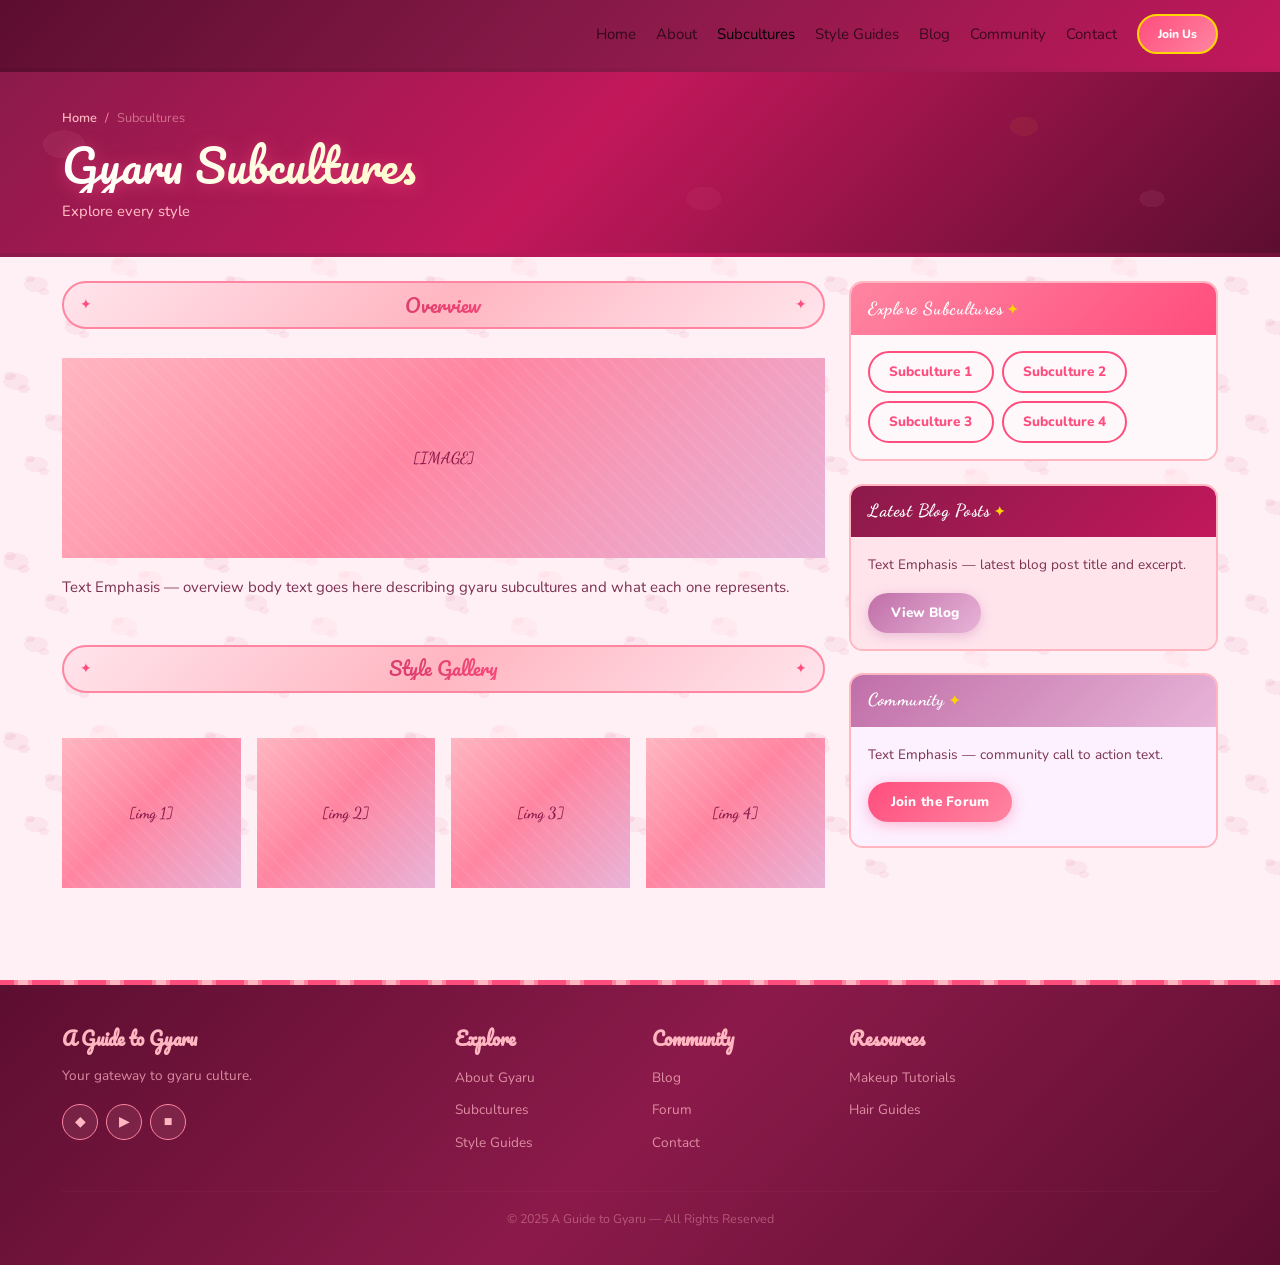
<file: subcultures.html>
<!DOCTYPE html>
<html lang="en">
<head>
<meta charset="UTF-8">
<meta name="viewport" content="width=device-width, initial-scale=1.0">
<title>Gyaru Subcultures</title>
<link rel="stylesheet" href="https://cdn.jsdelivr.net/npm/bootstrap@5.3.2/dist/css/bootstrap.min.css">
<link rel="stylesheet" href="style.css">
</head>
<body>
 
<nav class="navbar navbar-expand-lg navbar-gyaru">
<div class="container">
<a class="navbar-brand" href="index.html">A Guide to Gyaru</a>
<button class="navbar-toggler" type="button"
              data-bs-toggle="collapse" data-bs-target="#gyaruNav">
<span class="navbar-toggler-icon"></span>
</button>
<div class="collapse navbar-collapse" id="gyaruNav">
<ul class="navbar-nav ms-auto align-items-lg-center gap-1">
<li class="nav-item"><a class="nav-link" href="index.html">Home</a></li>
<li class="nav-item"><a class="nav-link" href="aboutgyaru.html">About</a></li>
<li class="nav-item"><a class="nav-link active" href="subcultures.html">Subcultures</a></li>
<li class="nav-item"><a class="nav-link" href="styleguides.html">Style Guides</a></li>
<li class="nav-item"><a class="nav-link" href="blog.html">Blog</a></li>
<li class="nav-item"><a class="nav-link" href="community.html">Community</a></li>
<li class="nav-item"><a class="nav-link" href="contact.html">Contact</a></li>
<li class="nav-item ms-lg-2">
<a class="nav-link btn-joinus" href="contact.html">Join Us</a>
</li>
</ul>
</div>
</div>
</nav>
 
<div class="page-banner">
<div class="container">
<nav aria-label="breadcrumb">
<ol class="breadcrumb">
<li class="breadcrumb-item"><a href="index.html">Home</a></li>
<li class="breadcrumb-item active">Subcultures</li>
</ol>
</nav>
<h1>Gyaru Subcultures</h1>
<p>Explore every style</p>
</div>
</div>
 
<div class="container mt-4">
<div class="row g-4">

<div class="col-lg-8">

<div class="section-gap">
<div class="section-header"><h2>Overview</h2></div>
 
<div class="img-placeholder mb-3" style="height:200px;">[IMAGE]</div>
 
          <!-- Body text (Text Emphasis) -->
<p>Text Emphasis — overview body text goes here describing gyaru subcultures
             and what each one represents.</p>
</div>
 
<div class="section-gap">
<div class="section-header"><h2>Style Gallery</h2></div>
 
<div class="row g-3 mt-1">
<div class="col-6 col-md-3">
<div class="img-placeholder" style="height:120px;">[img 1]</div>
</div>
<div class="col-6 col-md-3">
<div class="img-placeholder" style="height:120px;">[img 2]</div>
</div>
<div class="col-6 col-md-3">
<div class="img-placeholder" style="height:120px;">[img 3]</div>
</div>
<div class="col-6 col-md-3">
<div class="img-placeholder" style="height:120px;">[img 4]</div>
</div>
</div>
</div>
 
      </div>
 
      
<div class="col-lg-4">
 
        
<div class="sidebar-widget">
<div class="widget-header">Explore Subcultures</div>
<div class="widget-body">

<div class="d-flex flex-wrap gap-2">
<a href="#subculture1" class="btn-secondary-gyaru">Subculture 1</a>
<a href="#subculture2" class="btn-secondary-gyaru">Subculture 2</a>
<a href="#subculture3" class="btn-secondary-gyaru">Subculture 3</a>
<a href="#subculture4" class="btn-secondary-gyaru">Subculture 4</a>
</div>
</div>
</div>
 
    
<div class="sidebar-widget cream">
<div class="widget-header">Latest Blog Posts</div>
<div class="widget-body">
<p style="font-size:0.85rem;">Text Emphasis — latest blog post title and excerpt.</p>
<a href="blog.html" class="btn-lilac">View Blog</a>
</div>
</div>
 
    
<div class="sidebar-widget lilac">
<div class="widget-header">Community</div>
<div class="widget-body">
<p style="font-size:0.85rem;">Text Emphasis — community call to action text.</p>
<a href="community.html" class="btn-primary-gyaru">Join the Forum</a>
</div>
</div>
 
      </div>
 
    </div>
</div>
 
<footer>
<div class="container">
<div class="row g-4">
<div class="col-lg-4">
<h5>A Guide to Gyaru</h5>
<p>Your gateway to gyaru culture.</p>
<div class="footer-social">
<a href="#">&#9670;</a>
<a href="#">&#9654;</a>
<a href="#">&#9632;</a>
</div>
</div>
<div class="col-lg-2 col-6">
<h5>Explore</h5>
<ul>
<li><a href="about.html">About Gyaru</a></li>
<li><a href="subcultures.html">Subcultures</a></li>
<li><a href="style_guides.html">Style Guides</a></li>
</ul>
</div>
<div class="col-lg-2 col-6">
<h5>Community</h5>
<ul>
<li><a href="blog.html">Blog</a></li>
<li><a href="community.html">Forum</a></li>
<li><a href="contact.html">Contact</a></li>
</ul>
</div>
<div class="col-lg-4">
<h5>Resources</h5>
<ul>
<li><a href="style_guides.html">Makeup Tutorials</a></li>
<li><a href="style_guides.html">Hair Guides</a></li>
</ul>
</div>
</div>
<hr class="footer-divider">
<p class="footer-copy">© 2025 A Guide to Gyaru — All Rights Reserved</p>
</div>
</footer>
 
  <script src="https://cdn.jsdelivr.net/npm/bootstrap@5.3.2/dist/js/bootstrap.bundle.min.js"></script>
</body>
</html>
</file>
<file: style.css>
@import url('https://fonts.googleapis.com/css2?family=Pacifico&family=Dancing+Script:wght@600;700&family=Nunito:wght@400;500;600;700;800&display=swap');

/* CSS VARIABLES */
:root{
    --blush: #FFB6C1;
    --rose: #FF85A1;
    --hot: #FF4D7D;
    --deep: #C2185B;
    --soft: #FFE4EC;
    --pale: #FFF0F5;
    --cream: #FFF8FB;
    --lilac: #E8B4D8;
    --lilac-deep: #C06FA8;
    --gold: #FFD700;
    --gold-light: #FFF3A3;
    --plum: #8B1A4A;
    --plum-dark: #5C0E30;
    --white: #FFFFFF;
    --text: #4A0E28;
    --text-mid: #7A3050;
    --text-light: #B06080;
    --shadow-pink: 0 4px 24px rgba(255, 77, 125, 0, 18);
    --shadow-soft: 0 2px 12px rgba(194, 24, 91, 0, 10);
    --radius: 14px;
    --radius-sm: 8px;
    --radius-pill: 50px;
}

/* RESET */
*, *::before, *::after { box-sizing: border-box; margin: 0; padding: 0; }
html { scroll-behavior: smooth; }

/* BODY + LEOPARD TEXTURE */
body{
    font-family: 'Nunito', sans-serif;
    background-color: var(--pale);
    color: var(--text);
    font-size: 15px;
    line-height: 1.75;
    overflow-x: hidden;
}

/* Subtle leopard spots tiles across the page background */
body::before {
    content: '';
    position: fixed;
    inset: 0;
    background-image:
      radial-gradient(ellipse 18px 12px at 8% 12%, rgba(194, 24, 91, 0.055) 70%, transparent 70%),
      radial-gradient(ellipse 8px 6px at 5% 9%, rgba(194, 24, 91, 0.075) 70%, transparent 70%),
      radial-gradient(ellipse 8px 6px at 12% 16%, rgba(194, 24, 91, 0.065) 70%, transparent 70%),
      radial-gradient(ellipse 20px 13px at 52% 8%, rgba(255, 133, 161, 0.05) 70%, transparent 70%),
      radial-gradient(ellipse 9px 6px at 49% 5%, rgba(255, 133, 161, 0.07) 70%, transparent 70%),
      radial-gradient(ellipse 9px 6px at 56% 12%, rgba(255, 133, 161, 0.06) 70%, transparent 70%),
      radial-gradient(ellipse 16px 11px at 28% 35%, rgba(194, 24, 91, 0.050) 70%, transparent 70%),
      radial-gradient(ellipse 7px 5px at 25% 32%, rgba(194, 24, 91, 0.070) 70%, transparent 70%),
      radial-gradient(ellipse 7px 5px at 32% 39%, rgba(194, 24, 91, 0.060) 70%, transparent 70%),
      radial-gradient(ellipse 18px 12px at 75% 22%, rgba(255, 133, 161, 0.05) 70%, transparent 70%),
      radial-gradient(ellipse 8px 5px at 72% 19%, rgba(255, 133, 161, 0.07) 70%, transparent 70%),
      radial-gradient(ellipse 8px 5px at 79% 26%, rgba(255, 133, 161, 0.06) 70%, transparent 70%),
      radial-gradient(ellipse 17px 11px at 18% 58%, rgba(194, 24, 91, 0.050) 70%, transparent 70%),
      radial-gradient(ellipse 7px 5px at 15% 55%, rgba(194, 24, 91, 0.070) 70%, transparent 70%),
      radial-gradient(ellipse 7px 5px at 22% 62%, rgba(194, 24, 91, 0.060) 70%, transparent 70%),
      radial-gradient(ellipse 19px 13px at 62% 48%, rgba(255, 133, 161, 0.05) 70%, transparent 70%),
      radial-gradient(ellipse 8px 6px at 59% 45%, rgba(255, 133, 161, 0.07) 70%, transparent 70%),
      radial-gradient(ellipse 8px 6px at 66% 52%, rgba(255, 133, 161, 0.06) 70%, transparent 70%),
      radial-gradient(ellipse 16px 10px at 38% 82%, rgba(194, 24, 91, 0.050) 70%, transparent 70%),
      radial-gradient(ellipse 7px 5px at 35% 79%, rgba(194, 24, 91, 0.070) 70%, transparent 70%),
      radial-gradient(ellipse 7px 5px at 42% 86%, rgba(194, 24, 91, 0.060) 70%, transparent 70%),
      radial-gradient(ellipse 18px 11px at 88% 65%, rgba(255, 133, 161, 0.05) 70%, transparent 70%),
      radial-gradient(ellipse 8px 5px at 85% 62%, rgba(255, 133, 161, 0.07) 70%, transparent 70%),
      radial-gradient(ellipse 8px 5px at 92% 69%, rgba(255, 133, 161, 0.06) 70%, transparent 70%);
    background-size: 200px 180px;
    pointer-events: none;
    z-index: 0;
}
body > * { position: relative; z-index: 1; }

/* KEYFRAME ANIMATIONS */
@keyframes shimmer {
    0% { background-position: -200% center; }
    100% { background-position: 200% center; }
}
@keyframes twinkle {
    0%, 100% { opacity: 1; transform: scale(1); }
    50% { opacity: 0.3; transform: scale(0.6); }
}
@keyframes pulse-glow {
    0%, 100% { box-shadow: 0 0 12px rgba(255, 77, 125, 0.4); }
    50% { box-shadow: 0 0 28px rgba(255, 77, 125, 0.85); }
}
@keyframes float {
    0%, 100% { transform: translateY(0); }
    50% { transform: translateY(-9px); }
}
@keyframes fade-up {
    from { transform: translateY(32px); opacity: 0; }
    to { transform: translateY(0); opacity: 1; }
}
@keyframes slide-down {
    from { transform: translateY(-100%); opacity: 0; }
    to { transform: translateY(0); opacity: 1; }
}
@keyframes ribbon-wave {
    0%, 100% { transform: skewX(0deg); }
    25% { transform: skewX(0.8deg); }
    75% { transform: skewX(-0.8deg); }
}
@keyframes sparkle-spin {
    0% { transform: rotate(0deg) scale(0); opacity: 0; }
    50% { transform: rotate(180deg) scale(1); opacity: 1; }
    100% { transform: rotate(360deg) scale(0); opacity: 0; }
}

/* TYPOGRAPHY */ 
h1, h2 { font-family: 'Pacifico', cursive; }
h3, .accent-font { font-family: 'Dancing Script', cursive; font-weight: 700; }
h4, h5, h6 { font-family: 'Nunito', sans-serif; font-weight: 800; }

/* Shimmer text effect for h1 */
h1 {
    font-size: clamp(2rem, 5vw, 3rem);
    background: linear-gradient(120deg, var(--white) 0%, var(--gold-light) 30%, var(--blush) 55%, var(--gold-light) 80%, var(--white) 100%);
    background-size: 200% auto;
    -webkit-background-clip: text;
    -webkit-text-fill-color: transparent;
    background-clip: text;
    animation: shimmer 3s linear infinite;
    filter: drop-shadow(0 2px 8px rgba(255, 77, 125, 0.5));
}
h2 { font-size: clamp(1.35rem, 3vw, 1.8rem); color: var(--plum); }
h3 { font-size: 1.3rem; color: var(--deep); }
p { color: var(--text-mid); }
a { color: var(--hot); text-decoration: none; transition: color 0.2s; }
a:hover { color: var(--plum); }

/* NAVBAR */
.navbar-gyaru {
    background: linear-gradient(135deg, var(--plum-dark) 0%, var(--plum) 50%, var(--deep) 100%);
    padding: 0.55rem 0;
    position: sticky;
    top: 0;
    z-index: 1000;
    animation: slide-down 0.5s ease;
    /* Leopard-stripe bottom border */
    border-bottom: 4px solid transparent;
    border-image: repeating-linear-gradient(
        90deg,
        var(--hot) 0px, var(--hot) 14px,
        var(--rose) 14px, var(--rose) 18px,
        var(--blush) 18px, var(--blush) 28px,
        var(--rose) 28px, var(--rose) 32px,
    ) 1;
}

/* Shimmer brand name */
.navbar-gyaru .navbar-brand {
        font-family: 'Pacifico', cursive;
        font-size: 1.45rem;
        background: linear-gradient(90deg, var(--blush) var(--gold), var(--rose), var(--gold), var(--blush));
        background-size: 300% auto;
        -webkit-background-clip: text;
        -webkit-text-fill-color: transparent;
        background-clip: text;
        animation: shimmer 2.5s linear infinite;
        filter: drop-shadow(0 1px 6px rgba(255, 215, 0, 0.4));
        letter-spacing: 0.02em;
}

.navbar-gyaru .navbar-link {
    font-family: 'Nunito' sans-serif;
    font-weight: 700;
    font-size: 0.8rem;
    color: var(--blush) !important;
    padding: 0.4rem 0.75rem !important;
    border-radius: var(--radius-pill);
    letter-spacing: 0.3em;
    transition: all 0.2s ease;
    position: relative;
}
.navbar-gyaru .navbar-link::after {
    content: '';
    position: absolute;
    bottom: 2px; left: 50%; right: 50%;
    height: 2px;
    background: var(--gold);
    border-radius: 2px;
    transition: all 0.3s ease;
}
.navbar-gyaru .navbar-link:hover::after,
.navbar-gyaru .navbar-link.active::after { left: 10%; right: 10%; }
.navbar-gyaru .navbar-link:hover,
.navbar-gyaru .navbar-link.active {
    color: var(--gold) !important;
    background: rgba(255, 255, 255, 0.07);
}

/* Join Us button */
.btn-joinus {
    background: linear-gradient(135deg, var(--hot), var(--rose)) !important;
    color: var(--white) !important;
    border-radius: var(--radius-pill) !important;
    font-weight: 800 !important;
    padding: 0.45rem 1.2rem !important;
    border: 2px solid var(--gold) !important;
    animation: pulse-glow 2.5s ease-in-out infinite;
    font-size: 0.8em !important;
}
.btn-joinus:hover {
    background: linear-gradient(135deg, var(--deep), var(--hot)) !important;
    transform: translateY(-2px) scale(1.04);
}

/* Mobile hamburger */
.navbar-gyaru .navbar-toggler { border-color: var(--rose); }
.navbar-toggler-icon {
    background-image: url("data:image/svg+xml,%3Csvg xmlns='http://www.w3.org/2000/svg' viewBox='0 0 30 30'%3E%3Cpath stroke='%23FFB6C1' stroke-width='2.5' d='M4 7h22M4 15h22M4 23h22' /%3E%3C/svg%3E");
}
@media (max-width: 991px) {
    .navbar-gyaru .navbar-collapse {
        background: var(--plum-dark);
        padding: 0.8rem 1rem 1rem;
        border-radius: 0 0 var(--radius) var(--radius);
        border-top: 2px solid var(--rose);
        margin-top: 0.3rem;
    }
}

/* PAGE BANNER (all interior pages) */
.page-banner {
    background: linear-gradient(135deg, var(--plum) 0%, var(--deep) 45%, var(--plum-dark) 100%);
    padding: 2.2rem 0 1.8rem;
    position: relative;
    overflow: hidden;
    /* Leopard print accent bottom */
    border-bottom: 4px solid transparent;
    border-image: repeating-linear-gradient(
        90deg,
        var(--hot) 0px, var(--hot) 14px,
        var(--gold) 14px, var(--gold) 18px,
        var(--rose) 18px, var(--rose) 28px,
        var(--gold) 28px, var(--gold) 32px,
    ) 1;
}
/* Leopard-like subtle spots on banner */
.page-banner::before {
    content: '';
    position: absolute; inset: 0;
    background-image:
       radial-gradient(ellipse 30px 20px at 5% 40%, rgba(255, 182, 193, 0.07) 70%, transparent 70%),
       radial-gradient(ellipse 20px 14px at 80% 30%, rgba(255, 215, 0, 0.05) 70%, transparent 70%),
       radial-gradient(ellipse 25px 17px at 55% 70%, rgba(255, 133, 161, 0.06) 70%, transparent 70%),
       radial-gradient(ellipse 18px 12px at 90% 70%, rgba(255, 182, 193, 0.07) 70%, transparent 70%);
    pointer-events: none;
}
/* Floating sparkle charactyers on banner */
.page-banner .banner-sparkles {
    position: absolute; inset: 0; pointer-events: none;
}
.page-banner .s {
    position: absolute;
    color: var(--gold);
    font-size: 1rem;
    animation: twinkle 2.2s ease-in-out infinite;
}
.page-banner .s:nth-child(1) { top: 20%; right: 6%; animation-delay: 0s; }
.page-banner .s:nth-child(2) { top: 55%; right: 14%; animation-delay: 0.7s; }
.page-banner .s:nth-child(3) { top: 30%; right: 22%; animation-delay: 1.4s; }
.page-banner .s:nth-child(4) { top: 70%; right: 4%; animation-delay: 0.35s; }

.page-banner .breadcrumb { background-color: none; padding: 0; margin-bottom: 0.6rem; font-size: 0.8rem; }
.page-banner .breadcrumb-item a { color: var(--blush); font-weight: 600; }
.page-banner .breadcrumb-item a:hover { color: var(--gold); }
.page-banner .breadcrumb-item.active { color: rgba(255, 182, 193, 0.55); }
.page-banner .breadcrumb-item + .breadcrumb-item::before { color: var(--rose); }
.page-banner h1 { font-size: clamp(1.8rem, 4vw, 2.8rem); margin-bottom: 0.35rem; }
.page-banner p { color: var(--blush); font-size: 0.92rem; font-weight: 500; margin: 0; }

/* HERO (index.html only) */
.hero-section {
    background: linear-gradient(135deg, var(--plum-dark) 0%, var(--plum) 35%, #A01050 65%, var(--plum-dark) 100%);
    min-height: 72vh;
    display: flex;
    align-items: center;
    justify-content: center;
    text-align: center;
    position: relative;
    overflow: hidden;
}
/* Dense leopard pattern overlaid on hero */
.hero-section::before {
    content: '';
    position: absolute; inset: 0;
    background-image:
      radial-gradient(ellipse 42px 28px at 4% 7%, rgba(255, 182, 193, 0.12) 70%, transparent 70%),
      radial-gradient(ellipse 19px 13px at 2% 4%, rgba(255, 182, 193, 0.16) 70%, transparent 70%),
      radial-gradient(ellipse 19px 13px at 7% 11%, rgba(255, 182, 193, 0.14) 70%, transparent 70%),
      radial-gradient(ellipse 38px 25px at 26% 21%, rgba(255, 215, 0, 0.08) 70%, transparent 70%),
      radial-gradient(ellipse 17px 11px at 23% 18%, rgba(255, 215, 0, 0.08) 70%, transparent 70%),
      radial-gradient(ellipse 17px 11px at 29% 25%, rgba(255, 215, 0, 0.11) 70%, transparent 70%),
      radial-gradient(ellipse 46px 30px at 51% 4%, rgba(255, 133, 161, 0.10) 70%, transparent 70%),
      radial-gradient(ellipse 21px 14px at 48% 1%, rgba(255, 133, 161, 0.14) 70%, transparent 70%),
      radial-gradient(ellipse 21px 14px at 55% 8%, rgba(255, 133, 161, 0.12) 70%, transparent 70%),
      radial-gradient(ellipse 40px 26px at 80% 14%, rgba(255, 182, 193, 0.10) 70%, transparent 70%),
      radial-gradient(ellipse 18px 12px at 77% 11%, rgba(255, 182, 193, 0.14) 70%, transparent 70%),
      radial-gradient(ellipse 18px 12px at 84% 18%, rgba(255, 182, 193, 0.12) 70%, transparent 70%),
      radial-gradient(ellipse 38px 25px at 14% 76%, rgba(255, 215, 0, 0.08) 70%, transparent 70%),
      radial-gradient(ellipse 17px 11px at 11% 73%, rgba(255, 215, 0, 0.11) 70%, transparent 70%),
      radial-gradient(ellipse 17px 11px at 18% 80%, rgba(255, 215, 0, 0.09) 70%, transparent 70%),
      radial-gradient(ellipse 44px 29px at 71% 87%, rgba(255, 133, 161, 0.10) 70%, transparent 70%),
      radial-gradient(ellipse 20px 13px at 68% 84%, rgba(255, 133, 161, 0.13) 70%, transparent 70%),
      radial-gradient(ellipse 20px 13px at 75% 91%, rgba(255, 133, 161, 0.11) 70%, transparent 70%),
      radial-gradient(ellipse 42px 28px at 93% 58%, rgba(255, 182, 193, 0.09) 70%, transparent 70%),
      radial-gradient(ellipse 19px 12px at 90% 55%, rgba(255, 182, 193, 0.12) 70%, transparent 70%),
      radial-gradient(ellipse 19px 12px at 97% 62%, rgba(255, 182, 193, 0.10) 70%, transparent 70%);
    background-size: 220px 200px;
    opacity: 0.8;
}
.hero-section::after {
    content: '';
    position: absolute; inset: 0;
    background: radial-gradient(ellipse 65% 55% at 50% 50%, rgba(194, 24, 91, 0.18) 0%, transparent 70%);
}
.hero-content {
    position: relative; z-index: 2;
    animation: fade-up 0.8s ease;
}
.hero-section h1 { font-size: clamp(2.8rem, 7vw, 5rem); margin-bottom: 0.75rem; letter-spacing: -0.02em; }
.hero-tagline {
    font-family: 'Dancing Script', cursive;
    font-size: clamp(1.2rem, 3vw, 1.8rem);
    color: var(--blush); margin-bottom: 2rem; font-weight: 600;
}
/* Floating sparkle characters in hero */
.hero-sparkles { position: absolute; inset: 0; pointer-events: none; z-index: 1; }
.hero-sparkles .hs {
  position: absolute; color: var(--gold); animation: twinkle 2s ease-in-out infinite;
}
.hero-sparkles .hs:nth-child(1)  { top: 12%; left: 8%;  font-size: 1.4rem; animation-delay: 0s;    }
.hero-sparkles .hs:nth-child(2)  { top: 25%; right: 10%;font-size: 1rem;   animation-delay: 0.4s;  }
.hero-sparkles .hs:nth-child(3)  { top: 60%; left: 5%;  font-size: 0.8rem; animation-delay: 0.8s;  }
.hero-sparkles .hs:nth-child(4)  { top: 75%; right: 7%; font-size: 1.2rem; animation-delay: 1.2s;  }
.hero-sparkles .hs:nth-child(5)  { top: 40%; left: 15%; font-size: 0.7rem; animation-delay: 1.6s;  }
.hero-sparkles .hs:nth-child(6)  { top: 15%; right: 20%;font-size: 0.9rem; animation-delay: 2.0s;  }
.hero-sparkles .hs:nth-child(7)  { top: 85%; left: 20%; font-size: 1.1rem; animation-delay: 0.6s;  }
.hero-sparkles .hs:nth-child(8)  { top: 50%; right: 18%;font-size: 0.75rem;animation-delay: 1.0s;  }

/* SECTION HEADERS */
.section-header {
  background: linear-gradient(135deg, var(--soft), var(--blush) 50%, var(--soft));
  border-radius: var(--radius-pill);
  padding: 0.65rem 2.2rem;
  text-align: center;
  margin-bottom: 1.8rem;
  border: 2.5px solid var(--rose);
  box-shadow: var(--shadow-soft);
  position: relative;
  animation: ribbon-wave 4.5s ease-in-out infinite;
}
/* Twinkling stars beside section header text */
.section-header::before, .section-header::after {
  position: absolute;
  top: 50%; transform: translateY(-50%);
  color: var(--hot); font-size: 0.85rem;
  animation: twinkle 1.8s ease-in-out infinite;
}
.section-header::before { content: '✦'; left: 1rem; }
.section-header::after  { content: '✦'; right: 1rem; animation-delay: 0.9s; }
.section-header h2 {
  font-family: 'Pacifico', cursive;
  font-size: 1.2rem; margin: 0;
  background: linear-gradient(90deg, var(--plum), var(--hot), var(--deep), var(--hot), var(--plum));
  background-size: 250% auto;
  -webkit-background-clip: text;
  -webkit-text-fill-color: transparent;
  background-clip: text;
  animation: shimmer 3s linear infinite;
}

/* ACTIVE WHITE SPACE UTILITY */
.section-gap    { margin-bottom: 2.8rem; }
.section-gap-sm { margin-bottom: 1.6rem; }

/* CARDS */
.card-gyaru {
  border: 2px solid var(--blush);
  border-radius: var(--radius);
  overflow: hidden;
  background: var(--white);
  transition: transform 0.25s ease, box-shadow 0.25s ease, border-color 0.25s ease;
  height: 100%;
  box-shadow: var(--shadow-soft);
}
.card-gyaru:hover {
  transform: translateY(-6px) scale(1.015);
  box-shadow: var(--shadow-pink), 0 0 0 3px var(--rose);
  border-color: var(--hot);
}
/* Image placeholder with leopard gradient feel */
.img-placeholder {
  background: linear-gradient(135deg, var(--blush) 0%, var(--rose) 45%, var(--lilac) 100%);
  display: flex; align-items: center; justify-content: center;
  color: var(--plum);
  font-family: 'Dancing Script', cursive;
  font-size: 1rem; font-weight: 600;
  min-height: 150px;
  position: relative; overflow: hidden;
}
.img-placeholder::before {
  content: '';
  position: absolute; inset: 0;
  background: repeating-linear-gradient(
    45deg,
    transparent 0px, transparent 9px,
    rgba(255,255,255,0.06) 9px, rgba(255,255,255,0.06) 11px
  );
}
/* Real images */
.card-gyaru img.card-img-top {
  width: 100%; height: 160px; object-fit: cover;
  transition: transform 0.4s ease;
}
.card-gyaru:hover img.card-img-top { transform: scale(1.05); }
.card-body    { padding: 1.1rem 1.2rem; }
.card-title   { font-family: 'Dancing Script', cursive; font-weight: 700; font-size: 1.15rem; color: var(--plum); margin-bottom: 0.4rem; }
.card-text    { font-size: 0.85rem; color: var(--text-mid); margin-bottom: 0.8rem; }

/* BUTTONS */
.btn-primary-gyaru {
  display: inline-block;
  background: linear-gradient(135deg, var(--hot), var(--rose));
  color: var(--white); border: none;
  border-radius: var(--radius-pill);
  padding: 0.5rem 1.4rem;
  font-family: 'Nunito', sans-serif; font-weight: 800; font-size: 0.85rem;
  cursor: pointer; text-decoration: none; letter-spacing: 0.02em;
  box-shadow: 0 3px 14px rgba(255,77,125,0.35);
  transition: all 0.22s ease;
  position: relative; overflow: hidden;
}
.btn-primary-gyaru::after {
  content: '';
  position: absolute; top: 0; left: -100%;
  width: 100%; height: 100%;
  background: linear-gradient(90deg, transparent, rgba(255,255,255,0.2), transparent);
  transition: left 0.4s ease;
}
.btn-primary-gyaru:hover::after { left: 100%; }
.btn-primary-gyaru:hover {
  background: linear-gradient(135deg, var(--deep), var(--hot));
  transform: translateY(-2px) scale(1.04);
  box-shadow: 0 6px 22px rgba(255,77,125,0.55);
  color: var(--white); text-decoration: none;
}
.btn-secondary-gyaru {
  display: inline-block;
  background: transparent; color: var(--hot);
  border: 2px solid var(--hot);
  border-radius: var(--radius-pill);
  padding: 0.45rem 1.2rem;
  font-family: 'Nunito', sans-serif; font-weight: 800; font-size: 0.85rem;
  cursor: pointer; text-decoration: none; transition: all 0.2s ease;
}
.btn-secondary-gyaru:hover {
  background: var(--hot); color: var(--white);
  transform: translateY(-2px); text-decoration: none;
}
.btn-lilac {
  display: inline-block;
  background: linear-gradient(135deg, var(--lilac-deep), var(--lilac));
  color: var(--white); border: none;
  border-radius: var(--radius-pill);
  padding: 0.5rem 1.4rem;
  font-family: 'Nunito', sans-serif; font-weight: 800; font-size: 0.85rem;
  cursor: pointer; text-decoration: none;
  box-shadow: 0 3px 12px rgba(192,111,168,0.35);
  transition: all 0.2s ease;
}
.btn-lilac:hover {
  background: linear-gradient(135deg, var(--plum), var(--lilac-deep));
  transform: translateY(-2px); color: var(--white); text-decoration: none;
}
.btn-submit {
  width: 100%;
  background: linear-gradient(135deg, var(--hot), var(--rose));
  color: var(--white); border: none;
  border-radius: var(--radius-pill);
  padding: 0.85rem 2rem;
  font-family: 'Pacifico', cursive; font-size: 1rem; letter-spacing: 0.05em;
  cursor: pointer;
  box-shadow: 0 4px 18px rgba(255,77,125,0.4);
  transition: all 0.25s ease;
}
.btn-submit:hover {
  background: linear-gradient(135deg, var(--deep), var(--hot));
  transform: translateY(-3px);
  box-shadow: 0 8px 28px rgba(255,77,125,0.55);
}

/* SIDEBAR WIDGETS */
.sidebar-widget {
  border-radius: var(--radius); overflow: hidden;
  margin-bottom: 1.4rem;
  box-shadow: var(--shadow-soft);
  border: 2px solid var(--blush);
  transition: box-shadow 0.2s;
}
.sidebar-widget:hover { box-shadow: var(--shadow-pink); }
.sidebar-widget .widget-header {
  background: linear-gradient(135deg, var(--rose), var(--hot));
  padding: 0.65rem 1.1rem;
  font-family: 'Dancing Script', cursive; font-weight: 700;
  font-size: 1.1rem; color: var(--white); letter-spacing: 0.03em;
  position: relative;
}
.sidebar-widget .widget-header::after { content: ' ✦'; color: var(--gold); font-size: 0.8rem; }
.sidebar-widget .widget-body { background: var(--cream); padding: 1rem 1.1rem; }
.sidebar-widget.cream .widget-header { background: linear-gradient(135deg, var(--plum), var(--deep)); }
.sidebar-widget.cream .widget-body   { background: var(--soft); }
.sidebar-widget.lilac .widget-header { background: linear-gradient(135deg, var(--lilac-deep), var(--lilac)); }
.sidebar-widget.lilac .widget-body   { background: #FDF0FF; }
.widget-link {
  display: block; padding: 0.5rem 0.8rem;
  border-radius: var(--radius-sm);
  background: var(--white); border: 1px solid var(--blush);
  margin-bottom: 0.4rem; font-size: 0.85rem; font-weight: 700;
  color: var(--plum); transition: all 0.2s ease;
  font-family: 'Nunito', sans-serif;
}
.widget-link:hover {
  background: var(--soft); color: var(--hot);
  border-color: var(--rose); transform: translateX(4px); text-decoration: none;
}

/* TAGS & BADGES */
.tag-pink {
  display: inline-block; background: var(--soft);
  border: 1.5px solid var(--rose); color: var(--plum);
  border-radius: var(--radius-pill); padding: 0.2rem 0.75rem;
  font-size: 0.75rem; font-weight: 700; margin: 0.15rem;
  font-family: 'Nunito', sans-serif; transition: all 0.2s;
}
.tag-pink:hover { background: var(--rose); color: var(--white); cursor: pointer; }
.tag-lilac {
  display: inline-block; background: #FDF0FF;
  border: 1.5px solid var(--lilac); color: var(--lilac-deep);
  border-radius: var(--radius-pill); padding: 0.2rem 0.75rem;
  font-size: 0.75rem; font-weight: 700; margin: 0.15rem;
  font-family: 'Nunito', sans-serif;
}
.badge-featured {
  display: inline-block;
  background: linear-gradient(135deg, var(--hot), var(--gold));
  color: var(--white); border-radius: var(--radius-pill);
  padding: 0.25rem 0.75rem; font-size: 0.72rem; font-weight: 800;
  letter-spacing: 0.08em; text-transform: uppercase;
  font-family: 'Nunito', sans-serif;
  box-shadow: 0 2px 8px rgba(255,77,125,0.4);
}
.badge-active {
  background: #E8F5E9; color: #2E7D32;
  border-radius: var(--radius-pill); padding: 0.2rem 0.7rem;
  font-size: 0.75rem; font-weight: 700;
  border: 1px solid #A5D6A7; font-family: 'Nunito', sans-serif;
}
.badge-quiet {
  background: var(--soft); color: var(--text-mid);
  border-radius: var(--radius-pill); padding: 0.2rem 0.7rem;
  font-size: 0.75rem; font-weight: 700;
  border: 1px solid var(--blush); font-family: 'Nunito', sans-serif;
}

/* FILTER BAR (style_guides.html) */
.filter-bar {
  background: linear-gradient(135deg, var(--soft), var(--cream));
  border: 2px solid var(--blush); border-radius: var(--radius);
  padding: 0.75rem 1rem;
  display: flex; flex-wrap: wrap; gap: 0.5rem;
  margin-bottom: 1.8rem; box-shadow: var(--shadow-soft);
}
.filter-btn {
  border-radius: var(--radius-pill); padding: 0.35rem 1rem;
  font-size: 0.8rem; font-weight: 700; cursor: pointer;
  border: 2px solid var(--blush); background: var(--white); color: var(--plum);
  transition: all 0.2s ease; font-family: 'Nunito', sans-serif;
}
.filter-btn:hover, .filter-btn.active {
  background: linear-gradient(135deg, var(--hot), var(--rose));
  color: var(--white); border-color: var(--hot);
  transform: translateY(-2px); box-shadow: 0 4px 12px rgba(255,77,125,0.3);
}

/* TIMELINE (about.html) */
.timeline { position: relative; padding-left: 2.2rem; }
.timeline::before {
  content: '';
  position: absolute; left: 10px; top: 0; bottom: 0;
  width: 3px;
  background: linear-gradient(to bottom, var(--hot), var(--lilac), var(--hot));
  border-radius: 2px;
}
.timeline-item { position: relative; margin-bottom: 1.8rem; }
.timeline-dot {
  position: absolute; left: -2.2rem; top: 0.2rem;
  width: 22px; height: 22px; border-radius: 50%;
  background: linear-gradient(135deg, var(--hot), var(--rose));
  border: 3px solid var(--white);
  box-shadow: 0 0 0 3px var(--rose), 0 0 10px rgba(255,77,125,0.4);
}
.timeline-dot.lilac {
  background: linear-gradient(135deg, var(--lilac-deep), var(--lilac));
  box-shadow: 0 0 0 3px var(--lilac), 0 0 10px rgba(192,111,168,0.4);
}
.timeline-item h4 { font-size: 1rem; font-weight: 800; color: var(--plum); margin-bottom: 0.3rem; font-family: 'Nunito', sans-serif; }
.timeline-item p  { font-size: 0.88rem; color: var(--text-mid); }

/* FORUM TABLE (community.html) */
.forum-table { width: 100%; border-collapse: collapse; }
.forum-table thead {
  background: linear-gradient(135deg, var(--plum-dark), var(--plum));
  color: var(--blush);
}
.forum-table thead th { padding: 0.85rem 1.1rem; font-family: 'Nunito', sans-serif; font-weight: 800; font-size: 0.85rem; letter-spacing: 0.04em; }
.forum-table tbody tr { border-bottom: 1px solid var(--blush); }
.forum-table tbody tr:nth-child(odd)  { background: var(--cream); }
.forum-table tbody tr:nth-child(even) { background: var(--white); }
.forum-table tbody tr:hover { background: var(--soft); cursor: pointer; transition: background 0.2s; }
.forum-table td { padding: 0.9rem 1.1rem; vertical-align: middle; font-size: 0.88rem; }
.forum-cat-icon {
  width: 34px; height: 34px; border-radius: 50%;
  display: inline-flex; align-items: center; justify-content: center;
  font-weight: 800; font-size: 0.9rem; color: var(--white);
  margin-right: 0.5rem; vertical-align: middle;
  box-shadow: 0 2px 8px rgba(255,77,125,0.3);
}

/* ACTIVITY FEED (community.html) */
.activity-item {
  display: flex; align-items: center; gap: 0.75rem;
  padding: 0.8rem 1rem; border-radius: var(--radius-sm);
  margin-bottom: 0.5rem;
  background: var(--white); border: 1.5px solid var(--blush);
  transition: all 0.2s;
}
.activity-item:nth-child(odd) { background: var(--cream); }
.activity-item:hover { border-color: var(--rose); transform: translateX(4px); }
.activity-avatar {
  width: 38px; height: 38px; border-radius: 50%;
  display: flex; align-items: center; justify-content: center;
  font-weight: 800; font-size: 1rem; color: var(--white); flex-shrink: 0;
  box-shadow: 0 2px 8px rgba(255,77,125,0.3);
}
.activity-text  { flex: 1; font-size: 0.85rem; }
.activity-time  { font-size: 0.75rem; color: var(--text-light); white-space: nowrap; }

/* FORM STYLES (contact.html) */
.form-gyaru .form-label { font-weight: 800; color: var(--plum); font-size: 0.88rem; margin-bottom: 0.3rem; font-family: 'Nunito', sans-serif; }
.form-gyaru .form-control {
  border: 2px solid var(--blush); border-radius: var(--radius-sm);
  padding: 0.7rem 1rem;
  font-family: 'Nunito', sans-serif; font-size: 0.9rem;
  background: var(--cream); color: var(--text); transition: all 0.2s ease;
}
.form-gyaru .form-control:focus {
  border-color: var(--hot);
  box-shadow: 0 0 0 3px rgba(255,77,125,0.15), 0 0 12px rgba(255,77,125,0.10);
  background: var(--white); outline: none;
}
.form-gyaru .form-control::placeholder { color: var(--blush); }
.form-gyaru select.form-control { cursor: pointer; }

/* FOOTER */
footer {
  background: linear-gradient(135deg, var(--plum-dark) 0%, var(--plum) 50%, var(--plum-dark) 100%);
  color: var(--blush); padding: 3rem 0 1.2rem;
  margin-top: 3rem; position: relative; overflow: hidden;
}
footer::before {
  content: '';
  position: absolute; top: 0; left: 0; right: 0; height: 5px;
  background: repeating-linear-gradient(
    90deg,
    var(--hot)   0px,  var(--hot)   14px,
    var(--rose)  14px, var(--rose)  18px,
    var(--blush) 18px, var(--blush) 28px,
    var(--rose)  28px, var(--rose)  32px,
    var(--hot)   32px, var(--hot)   46px
  );
}
footer h5 { font-family: 'Pacifico', cursive; color: var(--blush); font-size: 1.1rem; margin-bottom: 0.9rem; }
footer h5.small-heading { font-family: 'Nunito', sans-serif; font-size: 0.85rem; letter-spacing: 0.08em; text-transform: uppercase; color: var(--rose); }
footer p, footer a { color: rgba(255,182,193,0.75); font-size: 0.85rem; }
footer a:hover { color: var(--gold); text-decoration: none; }
footer ul { list-style: none; padding: 0; margin: 0; }
footer ul li { margin-bottom: 0.4rem; }
.footer-social { display: flex; gap: 0.5rem; margin-top: 0.9rem; }
.footer-social a {
  display: inline-flex; align-items: center; justify-content: center;
  width: 36px; height: 36px; border-radius: 50%;
  background: rgba(255,182,193,0.10); border: 1.5px solid var(--rose);
  color: var(--blush); font-size: 0.9rem; text-decoration: none; transition: all 0.2s;
}
.footer-social a:hover {
  background: var(--hot); border-color: var(--hot); color: var(--white);
  transform: translateY(-3px) scale(1.1); box-shadow: 0 4px 14px rgba(255,77,125,0.4);
}
.footer-divider { border-color: rgba(255,133,161,0.2); margin: 1.8rem 0 1rem; }
.footer-copy { font-size: 0.78rem; color: rgba(255,182,193,0.4); text-align: center; }

/* SCROLL TO TOP BUTTON */
#scrollTop {
  position: fixed; bottom: 2rem; right: 2rem;
  width: 48px; height: 48px; border-radius: 50%;
  background: linear-gradient(135deg, var(--hot), var(--rose));
  color: var(--white); border: 2px solid var(--gold);
  font-size: 1.1rem; cursor: pointer;
  display: none; align-items: center; justify-content: center;
  z-index: 999;
  box-shadow: 0 4px 16px rgba(255,77,125,0.5);
  transition: all 0.2s ease;
  animation: pulse-glow 2.5s ease-in-out infinite;
}
#scrollTop.show { display: flex; }
#scrollTop:hover { transform: translateY(-4px) scale(1.12); box-shadow: 0 8px 24px rgba(255,77,125,0.6); }

/* SCROLL REVEAL */
.reveal { opacity: 0; transform: translateY(28px); transition: opacity 0.6s ease, transform 0.6s ease; }
.reveal.visible { opacity: 1; transform: translateY(0); }

/*FLOATING SPARKLE FIELD */
#sparkle-field {
  position: fixed; inset: 0; pointer-events: none; z-index: 0; overflow: hidden;
}
.sp {
  position: absolute; width: 5px; height: 5px;
  border-radius: 50%; background: var(--gold);
  animation: sparkle-spin 4s ease-in-out infinite;
}

/* MISC */
.container { max-width: 1180px; }
::selection { background: var(--rose); color: var(--white); }
::-webkit-scrollbar { width: 8px; }
::-webkit-scrollbar-track { background: var(--soft); }
::-webkit-scrollbar-thumb { background: linear-gradient(var(--hot), var(--rose)); border-radius: 4px; }
::-webkit-scrollbar-thumb:hover { background: var(--deep); }

/* RESPONSIVE */
@media (max-width: 767px) {
  .section-gap { margin-bottom: 2rem; }
  .filter-bar  { gap: 0.4rem; }
  .forum-table .d-none.d-md-table-cell { display: none !important; }
  body::before { background-size: 130px 115px; }
  footer { padding: 2rem 0 1rem; }
  #scrollTop { bottom: 1.2rem; right: 1.2rem; }
}
@media (max-width: 480px) {
  .btn-primary-gyaru, .btn-secondary-gyaru { padding: 0.45rem 1rem; font-size: 0.8rem; }
  .section-header h2 { font-size: 1rem; }
  .page-banner h1 { font-size: 1.7rem; }
}
</file>
